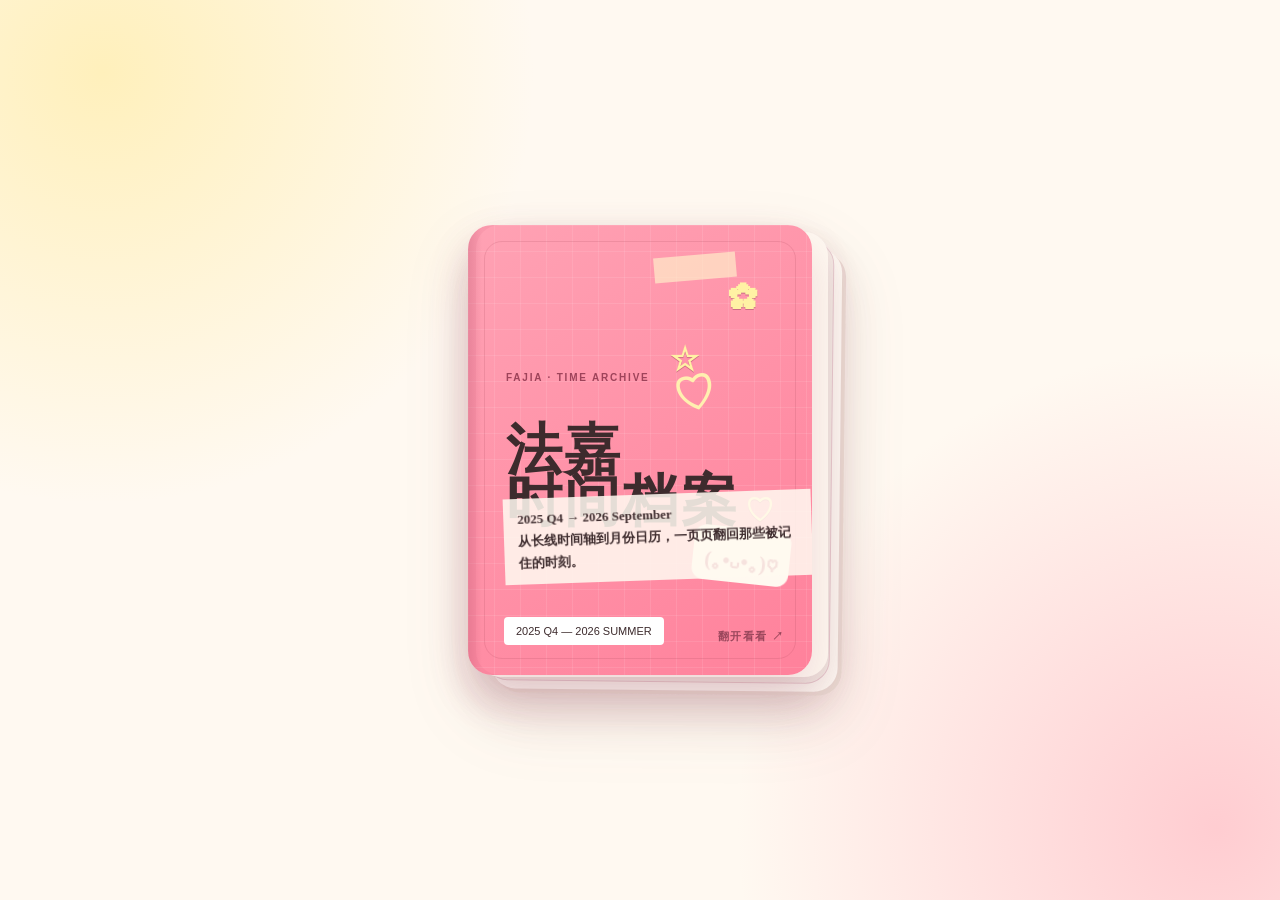
<file: index.html>
<!doctype html>
<html lang="zh-CN">
<head>
  <meta charset="utf-8">
  <meta name="viewport" content="width=device-width,initial-scale=1">
  <meta name="theme-color" content="#fff9f1">
  <title>法嘉时间档案 · 2025 Q4—2026 September</title>
  <link rel="stylesheet" href="prototype_v094.css?v=096">
</head>
<body>
<main>
  <section id="closed" class="closed-stage">
    <button id="openBook" class="cover" aria-label="打开法嘉时间档案">
      <span class="tiny">FAJIA · TIME ARCHIVE</span>
      <h1>法嘉<br>时间档案</h1>
      <span class="heart">♡</span>
      <span class="tape t1"></span><span class="tape t2"></span>
      <span class="doodle d1">✿</span><span class="doodle d2">☆</span><span class="doodle d3">♡</span>
      <span class="chibi">(｡•ᴗ•｡)♡</span>
      <p>2025 Q4 → 2026 September<br>从长线时间轴到月份日历，一页页翻回那些被记住的时刻。</p>
      <small>2025 Q4 — 2026 SUMMER</small>
      <b>翻开看看 ↗</b>
    </button>
    <div class="page-shadow"></div>
  </section>

  <section id="opened" class="opened hidden" aria-live="polite">
    <div class="book">
      <aside class="tabs" aria-label="阅读导航">
        <button data-view="guide" class="active">导览</button>
        <button data-view="timeline">季度时间线</button>
        <button data-view="month">按月总览</button>
        <button data-view="day">事件手账</button>
        <button data-view="public">公开记录</button>
      </aside>

      <section class="page left">
        <div class="paper-grid"></div>

        <div class="spread-view" data-spread="guide">
          <section class="guide-page guide-left">
            <header class="guide-hero">
              <small>FAJIA · TIME ARCHIVE</small>
              <h2>季度看长线，<br>月份看密度。</h2>
              <p>可以从一段长线开始，也可以直接翻到某个月。每个日期再点进去，就是一张具体的手账页。</p>
            </header>
            <div class="guide-section-label">从这里开始</div>
            <div class="guide-period-grid guide-period-grid-left">
              <button class="guide-era timeline" data-guide-quarter="2025-Q4"><b>2025 Q4</b><span>相识 → 剧组 → 杀青</span><em>长线时间轴</em><i>→</i></button>
              <button class="guide-era timeline" data-guide-quarter="2026-Q1"><b>2026 Q1</b><span>杀青后 → 重聚 → 三月</span><em>长线时间轴</em><i>→</i></button>
              <button class="guide-era month-entry" data-guide-month="2026-04"><b>April</b><span>单月事件开始变密</span><em>月份日历</em><i>→</i></button>
              <button class="guide-era month-entry" data-guide-month="2026-05"><b>May</b><span>直播 / 天津 / 音乐节</span><em>月份日历</em><i>→</i></button>
            </div>
            <p class="guide-footnote">不需要从头按顺序读。想看哪一段，就从哪一张卡片翻进去。</p>
            <section class="guide-mobile-extra" aria-label="手机端导览补充">
              <div class="guide-section-label">继续往后翻</div>
              <div class="guide-period-grid guide-period-grid-right guide-mobile-grid">
                <button class="guide-era month-entry" data-guide-month="2026-06"><b>June</b><span>源头事件 / 后续公开</span><em>月份日历</em><i>→</i></button>
                <button class="guide-era month-entry" data-guide-month="2026-07"><b>July</b><span>工作与公开变得更密</span><em>月份日历</em><i>→</i></button>
                <button class="guide-era month-entry" data-guide-month="2026-08"><b>August</b><span>上海 / 直播 / 跨月回声</span><em>月份日历</em><i>→</i></button>
                <button class="guide-era month-entry" data-guide-month="2026-09"><b>September</b><span>澳门见面会 / LEECN双叙</span><em>整理至 09.27</em><i>→</i></button>
              </div>
              <div class="guide-reading-title"><small>HOW TO READ · 怎么看</small><h3>三种阅读方式</h3></div>
              <div class="guide-reading-modes guide-reading-modes-mobile">
                <article><span>01</span><div><b>长线时间轴</b><p>看跨月的发展和阶段变化。</p></div></article>
                <article><span>02</span><div><b>月份日历</b><p>先看哪几天有事，再往下翻具体记录。</p></div></article>
                <article><span>03</span><div><b>事件手账</b><p>点进日期，看照片、文字与公开记录。</p></div></article>
              </div>
            </section>
          </section>
        </div>

        <div class="spread-view hidden" data-spread="timeline">
          <div id="timelineLeft" class="quarter-timeline-page"></div>
        </div>

        <div class="spread-view" data-spread="month">
          <nav class="month-nav" aria-label="月份切换">
            <button id="prevMonth" class="month-arrow" type="button">←</button>
            <div id="monthTabs" class="month-tabs"></div>
            <button id="nextMonth" class="month-arrow" type="button">→</button>
          </nav>

          <header class="month-head">
            <span id="monthNum" class="num">05</span>
            <div>
              <strong id="monthName">May</strong>
              <em id="monthYear">2026</em>
              <p id="monthLead">多月份时间档案正在加载。</p>
            </div>
          </header>

          <section id="mobileMonthReader" class="mobile-month-reader" aria-label="手机端月份阅读目录"></section>

          <div class="month-progress">
            <div><b id="eventCount">0</b><span>已落位时间节点</span></div>
            <div><b id="archiveCount">0</b><span>补充记录</span></div>
            <div><b id="mediaCount">0</b><span>已接入真实素材</span></div>
          </div>

          <div id="monthSpecial" class="month-special"></div>
          <div id="calendar" class="calendar"></div>
          <footer class="legend"><span>● 已进入手账主轴</span><span>○ A 公开档案日期</span><span>↩ 跨月公开回声</span></footer>
          <p id="monthRule" class="rule"></p>
          <button id="chapterTurn" class="chapter-turn hidden" type="button"></button>
          <span id="cornerNote" class="corner-note">May notes ✎</span>
        </div>

        <div class="spread-view hidden" data-spread="day">
          <div id="dayLeft" class="dynamic-day"></div>
        </div>

        <div class="spread-view hidden" data-spread="public">
          <div id="archiveLeft"></div>
        </div>
      </section>

      <div class="gutter"></div>

      <section class="page right">
        <div class="paper-grid"></div>

        <div class="spread-view" data-spread="guide">
          <section class="guide-page guide-right">
            <div class="guide-section-label">继续往后翻</div>
            <div class="guide-period-grid guide-period-grid-right">
              <button class="guide-era month-entry" data-guide-month="2026-06"><b>June</b><span>源头事件 / 后续公开</span><em>月份日历</em><i>→</i></button>
              <button class="guide-era month-entry" data-guide-month="2026-07"><b>July</b><span>工作与公开变得更密</span><em>月份日历</em><i>→</i></button>
              <button class="guide-era month-entry" data-guide-month="2026-08"><b>August</b><span>上海 / 直播 / 跨月回声</span><em>月份日历</em><i>→</i></button>
                <button class="guide-era month-entry" data-guide-month="2026-09"><b>September</b><span>澳门见面会 / LEECN双叙</span><em>整理至 09.27</em><i>→</i></button>
            </div>
            <div class="guide-reading-title"><small>HOW TO READ · 怎么看</small><h3>三种阅读方式</h3></div>
            <div class="guide-reading-modes">
              <article><span>01</span><div><b>长线时间轴</b><p>看跨月的发展和阶段变化。</p></div></article>
              <article><span>02</span><div><b>月份日历</b><p>看一个月里哪些日子发生了什么。</p></div></article>
              <article><span>03</span><div><b>事件手账</b><p>点进日期，看照片、文字与公开记录。</p></div></article>
            </div>
            <aside class="guide-note">时间线不是为了把每一天都塞满，而是把能确认的时刻按真实发生顺序留下来。</aside>
          </section>
        </div>

        <div class="spread-view hidden" data-spread="timeline">
          <div id="timelineRight" class="quarter-timeline-page"></div>
        </div>

        <div class="spread-view" data-spread="month">
          <header class="ribbon">
            <small>MULTI-MONTH ARCHIVE · 多月份时间档案</small>
            <h2 id="monthRightTitle">May + June + July</h2>
          </header>

          <article class="intro-card">
            <span class="crown">♕</span>
            <h3 id="monthIntroTitle">多月份结构正在加载。</h3>
            <p id="monthIntroText">May、June 与 July 会在同一本手账中切换。</p>
            <button id="seeCurrentEvent" type="button">翻到当前选中的手账页 →</button>
          </article>

          <div class="reader-principle">
            <span>阅读方式</span>
            <p>先看日期、故事和照片；想知道时间与来源时，再展开「记录依据」。</p>
          </div>

          <div class="chapter-intro">
            <small>THIS MONTH'S CHAPTERS</small>
            <h3 id="chapterTitle">本月章节</h3>
          </div>
          <div id="chapterRail" class="chapter-rail"></div>
        </div>

        <div class="spread-view hidden" data-spread="day">
          <div id="dayRight" class="dynamic-day"></div>
        </div>

        <div class="spread-view hidden" data-spread="public">
          <div id="archiveRight"></div>
        </div>
      </section>
    </div>
  </section>
</main>
<script>
// V0.9.3 local-file bootstrap. The cover can render with HTML/CSS even when
// the external renderer scripts are delayed/blocked in file:// mode.
(function(){
  const closed=document.getElementById('closed');
  const opened=document.getElementById('opened');
  const btn=document.getElementById('openBook');
  function forceOpen(){
    if(!closed||!opened)return;
    closed.classList.add('opening');
    setTimeout(function(){
      closed.classList.add('hidden');
      opened.classList.remove('hidden');
      opened.classList.add('revealed');
    },520);
  }
  if(btn) btn.addEventListener('click',function(){
    setTimeout(function(){ if(opened && opened.classList.contains('hidden')) forceOpen(); },100);
  });
  const qs=new URLSearchParams(location.search);
  if(qs.get('preview')) setTimeout(function(){ if(opened && opened.classList.contains('hidden')) forceOpen(); },900);
})();
</script>
<script src="data/timeline-master.js"></script>
<script src="prototype_v094.js?v=096"></script>
</body>
</html>
</file>
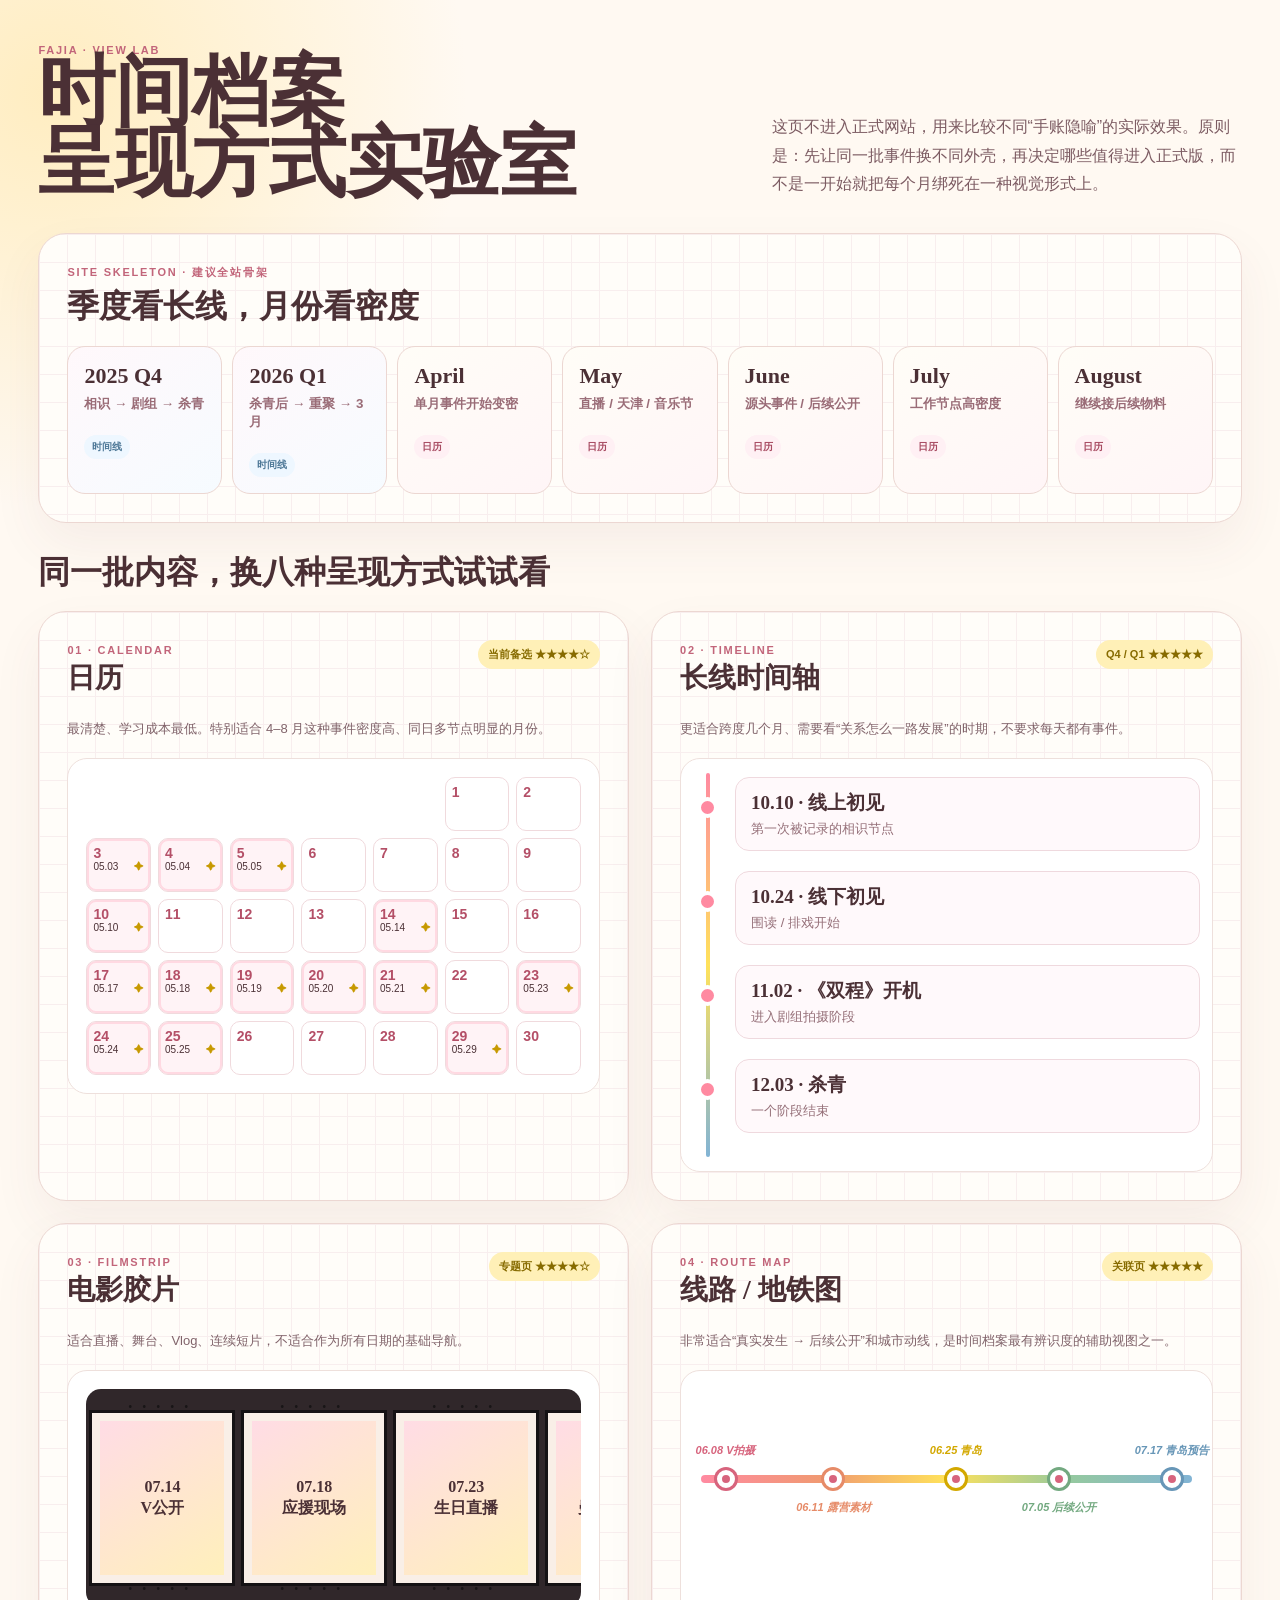
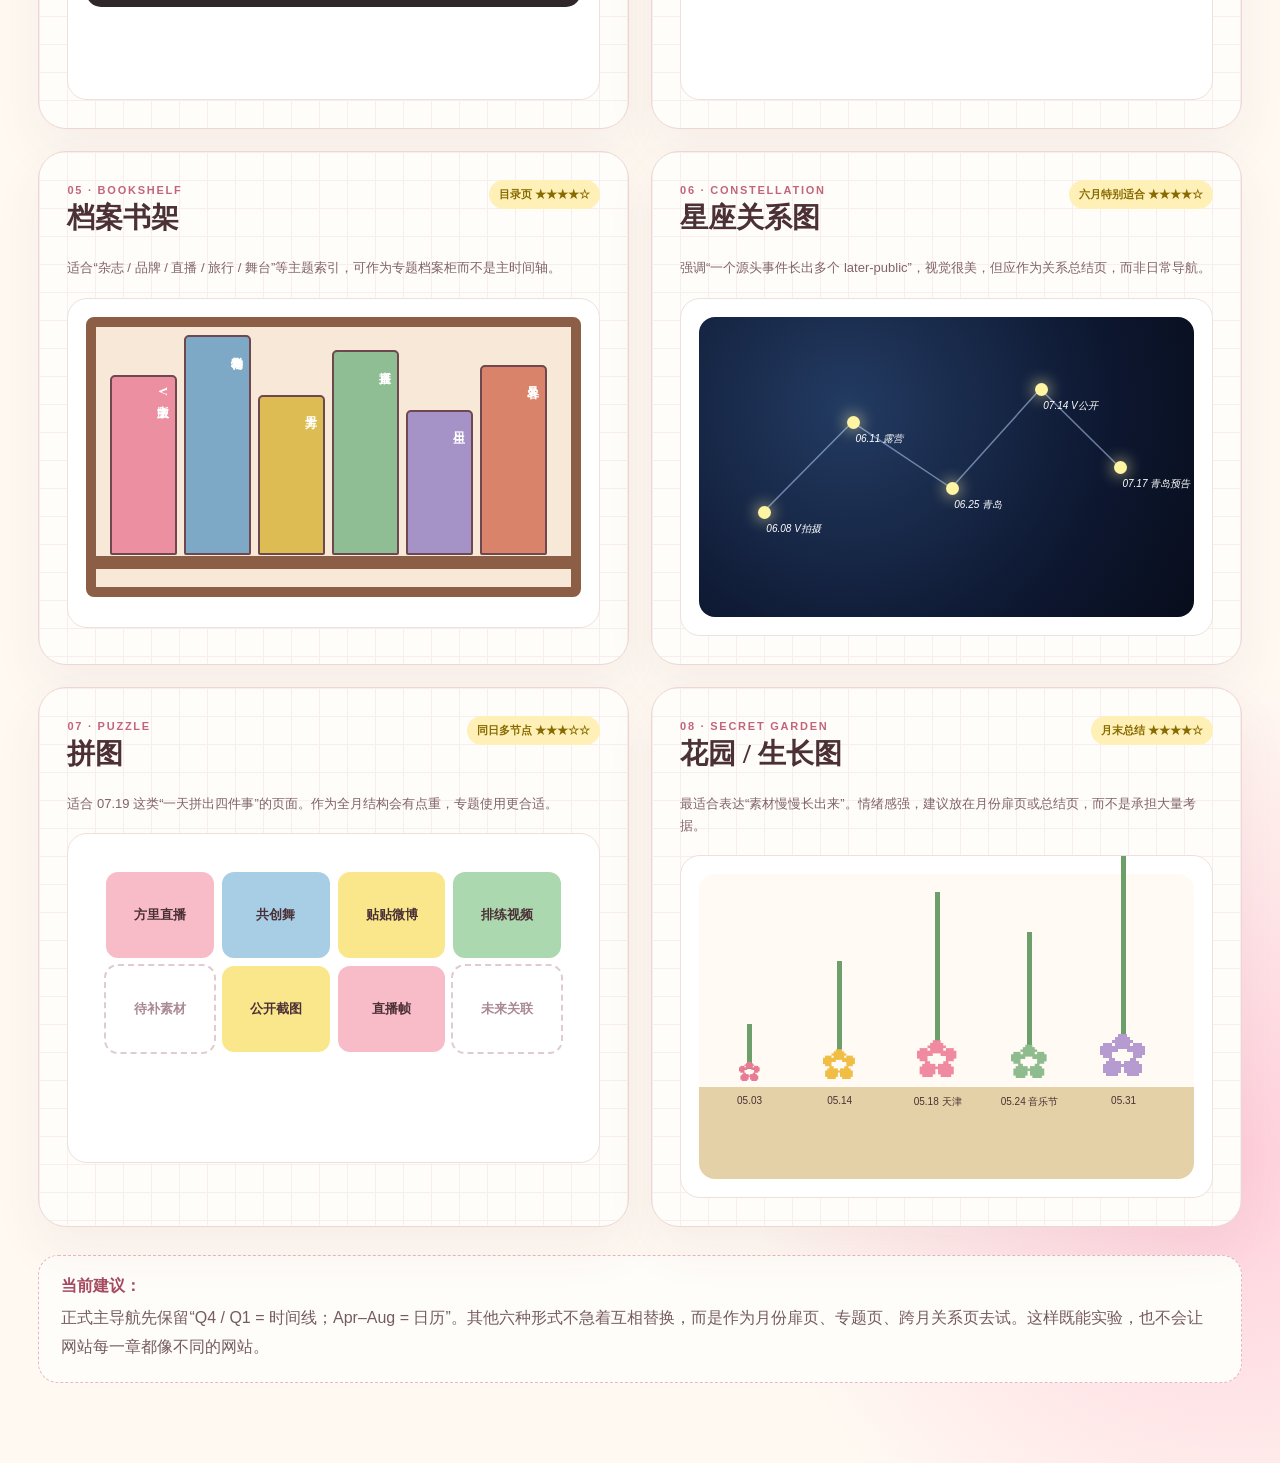
<file: view-lab.html>
<!doctype html>
<html lang="zh-CN">
<head>
<meta charset="utf-8"><meta name="viewport" content="width=device-width,initial-scale=1">
<title>法嘉时间档案 · View Lab</title>
<style>
:root{--ink:#4b3035;--pink:#ff8aa1;--rose:#d7647d;--gold:#ffe25b;--cream:#fffaf1;--paper:#fffdf9;--line:#ecd7d2;--blue:#82b4d5;--green:#95c99f;--purple:#b49bd5;--hand:"STKaiti","KaiTi",serif;--sans:"PingFang SC","Microsoft YaHei",sans-serif}
*{box-sizing:border-box}body{margin:0;color:var(--ink);font-family:var(--sans);background:radial-gradient(circle at 4% 3%,#ffe7a8aa,transparent 26rem),radial-gradient(circle at 96% 90%,#ffbad0aa,transparent 30rem),#fff9f2}.wrap{width:min(1380px,94vw);margin:auto;padding:40px 0 80px}.hero{display:grid;grid-template-columns:1.2fr .8fr;gap:28px;align-items:end;margin-bottom:34px}.hero h1{font:900 clamp(42px,6vw,82px)/.92 var(--hand);margin:0}.hero p{margin:0;color:#7c5b62;line-height:1.8}.paper{position:relative;border:1px solid var(--line);border-radius:28px;background:linear-gradient(#f8eeee 1px,transparent 1px),linear-gradient(90deg,#f8eeee 1px,transparent 1px),var(--paper);background-size:28px 28px;box-shadow:0 22px 50px #6a424b10;padding:28px}.eyebrow{font-size:11px;font-weight:900;letter-spacing:.16em;color:#c2657a}.structure{margin-bottom:30px}.structure h2,.section-title{font:900 32px/1.2 var(--hand);margin:7px 0 20px}.skeleton{display:grid;grid-template-columns:repeat(7,1fr);gap:10px}.era{min-height:122px;border:1px solid var(--line);border-radius:18px;padding:16px;background:#fff}.era.timeline{background:linear-gradient(145deg,#fff8fb,#f6fbff)}.era.calendar{background:linear-gradient(145deg,#fffdf7,#fff5f7)}.era b{display:block;font:900 22px/1.2 var(--hand)}.era small{display:block;margin-top:6px;color:#9a6c77;font-weight:800}.era span{display:inline-block;margin-top:22px;border-radius:999px;padding:5px 8px;background:#fff0f4;color:#a84b62;font-size:10px;font-weight:900}.era.timeline span{background:#eef7ff;color:#4e7897}
.grid{display:grid;grid-template-columns:repeat(2,minmax(0,1fr));gap:22px}.lab{min-height:480px;overflow:hidden}.lab-head{display:flex;justify-content:space-between;gap:12px;align-items:start;margin-bottom:20px}.lab h3{font:900 28px/1.2 var(--hand);margin:3px 0}.score{padding:7px 10px;border-radius:999px;background:#fff0b7;color:#876b00;font-size:11px;font-weight:900}.note{color:#80636a;font-size:13px;line-height:1.7;margin:0 0 18px}.mock{position:relative;min-height:330px;border-radius:20px;background:#fff;border:1px solid #eee0dc;padding:18px;overflow:hidden}
/* calendar */.cal{display:grid;grid-template-columns:repeat(7,1fr);gap:7px}.cal div{min-height:54px;border:1px solid #f0dadd;border-radius:10px;padding:6px;font-size:10px;background:#fff}.cal b{display:block;color:#b44f67;font-size:14px}.cal .hit{background:#fff3f6;box-shadow:inset 0 0 0 2px #ffd9e2}.cal .hit:after{content:"✦";float:right;color:#c79900}
/* timeline */.tl{position:relative;padding:18px 12px 18px 54px}.tl:before{content:"";position:absolute;left:25px;top:14px;bottom:14px;width:4px;background:linear-gradient(var(--pink),var(--gold),var(--blue));border-radius:10px}.tl-row{position:relative;margin:0 0 20px;padding:12px 15px;background:#fff9fb;border:1px solid #efd9de;border-radius:14px}.tl-row:before{content:"";position:absolute;left:-39px;top:19px;width:13px;height:13px;border-radius:50%;background:var(--pink);border:4px solid #fff}.tl-row b{font-family:var(--hand);font-size:19px}.tl-row small{display:block;color:#956f78;margin-top:4px}
/* film */.film{display:flex;gap:12px;overflow:hidden;padding:24px 6px;background:#30272a;border-radius:15px}.frame{flex:0 0 29%;height:170px;background:linear-gradient(145deg,#ffdce5,#fff0bb);border:8px solid #f9efe7;outline:3px solid #151214;display:grid;place-items:center;text-align:center;font:900 16px/1.3 var(--hand);position:relative}.frame:before,.frame:after{content:"•••••";position:absolute;left:4px;right:4px;color:#181516;letter-spacing:8px;font:10px monospace}.frame:before{top:-19px}.frame:after{bottom:-20px}
/* metro */.metro{padding:34px 20px}.line{height:8px;border-radius:10px;background:linear-gradient(90deg,var(--pink),#f09a71,var(--gold),var(--green),var(--blue));position:relative;margin:70px 0}.station{position:absolute;top:50%;transform:translate(-50%,-50%);width:18px;height:18px;border:5px solid #fff;border-radius:50%;background:var(--rose);box-shadow:0 0 0 3px currentColor}.station span{position:absolute;top:25px;left:50%;transform:translateX(-50%);width:90px;text-align:center;font-size:11px;font-weight:800}.station.up span{top:auto;bottom:25px}.s1{left:5%;color:#d7647d}.s2{left:27%;color:#e68b68}.s3{left:52%;color:#d3a800}.s4{left:73%;color:#73a980}.s5{left:96%;color:#6796b7}
/* bookshelf */.shelf{height:280px;border:10px solid #8b5e45;border-radius:8px;background:#f8e8d7;display:flex;align-items:flex-end;gap:7px;padding:18px 14px 32px;position:relative}.shelf:after{content:"";position:absolute;left:-4px;right:-4px;bottom:18px;height:13px;background:#8b5e45}.bookitem{width:15%;height:180px;border-radius:5px 5px 2px 2px;padding:10px 5px;background:#eb8fa1;border:2px solid #6e474f;color:white;writing-mode:vertical-rl;font:800 12px/1.3 var(--hand)}.bookitem:nth-child(2){height:220px;background:#7ea9c6}.bookitem:nth-child(3){height:160px;background:#ddbd53}.bookitem:nth-child(4){height:205px;background:#8fbd94}.bookitem:nth-child(5){height:145px;background:#a593c7}.bookitem:nth-child(6){height:190px;background:#d9836b}
/* constellation */.sky{background:radial-gradient(circle at 30% 30%,#233b62,#0d1730 65%,#080d1b);height:300px;border-radius:16px;position:relative}.star{position:absolute;width:13px;height:13px;border-radius:50%;background:#fff4a2;box-shadow:0 0 16px #fff1a7}.star span{position:absolute;top:16px;left:8px;width:115px;color:#fff;font-size:10px}.sky svg{position:absolute;inset:0;width:100%;height:100%}.sky line{stroke:#b9d5ff88;stroke-width:1.5}.a{left:12%;top:63%}.b{left:30%;top:33%}.c{left:50%;top:55%}.d{left:68%;top:22%}.e{left:84%;top:48%}
/* puzzle */.puzzle{display:grid;grid-template-columns:repeat(4,1fr);gap:4px;padding:18px}.piece{min-height:90px;border-radius:14px;background:#f7bcc8;border:2px solid #fff;display:grid;place-items:center;text-align:center;font:800 13px/1.3 var(--hand)}.piece:nth-child(2n){background:#a8cee5}.piece:nth-child(3n){background:#fae78c}.piece:nth-child(4n){background:#acd8af}.piece.blank{background:#fff;border:2px dashed #e0cbd0;color:#aa8a92}
/* garden */.garden{height:305px;background:linear-gradient(#fffaf3 0 70%,#e4d1a7 70%);position:relative;border-radius:16px}.stem{position:absolute;bottom:85px;width:4px;background:#6c9f69;transform-origin:bottom}.flower{position:absolute;bottom:84px}.flower:before{content:"";display:block;width:5px;height:var(--h);background:#6c9f69;margin:auto}.flower:after{content:"✿";display:block;font-size:var(--s);color:var(--c);transform:translateY(-8px)}.flower span{position:absolute;top:100%;left:50%;transform:translateX(-50%);width:80px;text-align:center;font-size:10px}.f1{left:8%;--h:45px;--s:22px;--c:#e87b94}.f2{left:25%;--h:95px;--s:34px;--c:#f0bd45}.f3{left:44%;--h:155px;--s:42px;--c:#ef8aa0}.f4{left:63%;--h:120px;--s:38px;--c:#8ebc8f}.f5{left:81%;--h:185px;--s:48px;--c:#b69bd1}
.rec{margin-top:28px;padding:20px 22px;border:1px dashed #e7b7c2;border-radius:20px;background:#fffdf9}.rec b{color:#a54a61}.rec p{margin:7px 0 0;line-height:1.8;color:#755b62}
@media(max-width:900px){.hero{grid-template-columns:1fr}.skeleton{grid-template-columns:repeat(2,1fr)}.grid{grid-template-columns:1fr}.lab{min-height:auto}}@media(max-width:520px){.wrap{width:94vw;padding-top:24px}.paper{padding:18px;border-radius:20px}.skeleton{grid-template-columns:1fr 1fr}.mock{min-height:290px}.frame{flex-basis:46%}}
</style>
</head>
<body><div class="wrap">
<header class="hero"><div><span class="eyebrow">FAJIA · VIEW LAB</span><h1>时间档案<br>呈现方式实验室</h1></div><p>这页不进入正式网站，用来比较不同“手账隐喻”的实际效果。原则是：先让同一批事件换不同外壳，再决定哪些值得进入正式版，而不是一开始就把每个月绑死在一种视觉形式上。</p></header>
<section class="paper structure"><span class="eyebrow">SITE SKELETON · 建议全站骨架</span><h2>季度看长线，月份看密度</h2><div class="skeleton"><article class="era timeline"><b>2025 Q4</b><small>相识 → 剧组 → 杀青</small><span>时间线</span></article><article class="era timeline"><b>2026 Q1</b><small>杀青后 → 重聚 → 3月</small><span>时间线</span></article><article class="era calendar"><b>April</b><small>单月事件开始变密</small><span>日历</span></article><article class="era calendar"><b>May</b><small>直播 / 天津 / 音乐节</small><span>日历</span></article><article class="era calendar"><b>June</b><small>源头事件 / 后续公开</small><span>日历</span></article><article class="era calendar"><b>July</b><small>工作节点高密度</small><span>日历</span></article><article class="era calendar"><b>August</b><small>继续接后续物料</small><span>日历</span></article></div></section>
<h2 class="section-title">同一批内容，换八种呈现方式试试看</h2>
<div class="grid">
<section class="paper lab"><div class="lab-head"><div><span class="eyebrow">01 · CALENDAR</span><h3>日历</h3></div><span class="score">当前备选 ★★★★☆</span></div><p class="note">最清楚、学习成本最低。特别适合 4–8 月这种事件密度高、同日多节点明显的月份。</p><div class="mock"><div class="cal">__CAL__</div></div></section>
<section class="paper lab"><div class="lab-head"><div><span class="eyebrow">02 · TIMELINE</span><h3>长线时间轴</h3></div><span class="score">Q4 / Q1 ★★★★★</span></div><p class="note">更适合跨度几个月、需要看“关系怎么一路发展”的时期，不要求每天都有事件。</p><div class="mock tl"><div class="tl-row"><b>10.10 · 线上初见</b><small>第一次被记录的相识节点</small></div><div class="tl-row"><b>10.24 · 线下初见</b><small>围读 / 排戏开始</small></div><div class="tl-row"><b>11.02 · 《双程》开机</b><small>进入剧组拍摄阶段</small></div><div class="tl-row"><b>12.03 · 杀青</b><small>一个阶段结束</small></div></div></section>
<section class="paper lab"><div class="lab-head"><div><span class="eyebrow">03 · FILMSTRIP</span><h3>电影胶片</h3></div><span class="score">专题页 ★★★★☆</span></div><p class="note">适合直播、舞台、Vlog、连续短片，不适合作为所有日期的基础导航。</p><div class="mock"><div class="film"><div class="frame">07.14<br>V公开</div><div class="frame">07.18<br>应援现场</div><div class="frame">07.23<br>生日直播</div><div class="frame">07.25<br>曼谷演唱会</div></div></div></section>
<section class="paper lab"><div class="lab-head"><div><span class="eyebrow">04 · ROUTE MAP</span><h3>线路 / 地铁图</h3></div><span class="score">关联页 ★★★★★</span></div><p class="note">非常适合“真实发生 → 后续公开”和城市动线，是时间档案最有辨识度的辅助视图之一。</p><div class="mock metro"><div class="line"><i class="station s1 up"><span>06.08 V拍摄</span></i><i class="station s2"><span>06.11 露营素材</span></i><i class="station s3 up"><span>06.25 青岛</span></i><i class="station s4"><span>07.05 后续公开</span></i><i class="station s5 up"><span>07.17 青岛预告</span></i></div></div></section>
<section class="paper lab"><div class="lab-head"><div><span class="eyebrow">05 · BOOKSHELF</span><h3>档案书架</h3></div><span class="score">目录页 ★★★★☆</span></div><p class="note">适合“杂志 / 品牌 / 直播 / 旅行 / 舞台”等主题索引，可作为专题档案柜而不是主时间轴。</p><div class="mock"><div class="shelf"><div class="bookitem">V中文版</div><div class="bookitem">青岛物料</div><div class="bookitem">方里</div><div class="bookitem">直播</div><div class="bookitem">生日</div><div class="bookitem">曼谷</div></div></div></section>
<section class="paper lab"><div class="lab-head"><div><span class="eyebrow">06 · CONSTELLATION</span><h3>星座关系图</h3></div><span class="score">六月特别适合 ★★★★☆</span></div><p class="note">强调“一个源头事件长出多个 later-public”，视觉很美，但应作为关系总结页，而非日常导航。</p><div class="mock"><div class="sky"><svg><line x1="13%" y1="65%" x2="31%" y2="35%"/><line x1="31%" y1="35%" x2="51%" y2="57%"/><line x1="51%" y1="57%" x2="69%" y2="24%"/><line x1="69%" y1="24%" x2="85%" y2="50%"/></svg><i class="star a"><span>06.08 V拍摄</span></i><i class="star b"><span>06.11 露营</span></i><i class="star c"><span>06.25 青岛</span></i><i class="star d"><span>07.14 V公开</span></i><i class="star e"><span>07.17 青岛预告</span></i></div></div></section>
<section class="paper lab"><div class="lab-head"><div><span class="eyebrow">07 · PUZZLE</span><h3>拼图</h3></div><span class="score">同日多节点 ★★★☆☆</span></div><p class="note">适合 07.19 这类“一天拼出四件事”的页面。作为全月结构会有点重，专题使用更合适。</p><div class="mock"><div class="puzzle"><div class="piece">方里直播</div><div class="piece">共创舞</div><div class="piece">贴贴微博</div><div class="piece">排练视频</div><div class="piece blank">待补素材</div><div class="piece">公开截图</div><div class="piece">直播帧</div><div class="piece blank">未来关联</div></div></div></section>
<section class="paper lab"><div class="lab-head"><div><span class="eyebrow">08 · SECRET GARDEN</span><h3>花园 / 生长图</h3></div><span class="score">月末总结 ★★★★☆</span></div><p class="note">最适合表达“素材慢慢长出来”。情绪感强，建议放在月份扉页或总结页，而不是承担大量考据。</p><div class="mock"><div class="garden"><div class="flower f1"><span>05.03</span></div><div class="flower f2"><span>05.14</span></div><div class="flower f3"><span>05.18 天津</span></div><div class="flower f4"><span>05.24 音乐节</span></div><div class="flower f5"><span>05.31</span></div></div></div></section>
</div>
<section class="rec"><b>当前建议：</b><p>正式主导航先保留“Q4 / Q1 = 时间线；Apr–Aug = 日历”。其他六种形式不急着互相替换，而是作为月份扉页、专题页、跨月关系页去试。这样既能实验，也不会让网站每一章都像不同的网站。</p></section>
</div>
<script>
const hits={3:'05.03',4:'05.04',5:'05.05',10:'05.10',14:'05.14',17:'05.17',18:'05.18',19:'05.19',20:'05.20',21:'05.21',23:'05.23',24:'05.24',25:'05.25',29:'05.29',31:'05.31'};let out='';for(let i=0;i<35;i++){const d=i-4;if(d<1||d>31){out+='<div style="visibility:hidden"></div>';continue}out+=`<div class="${hits[d]?'hit':''}"><b>${d}</b>${hits[d]||''}</div>`}document.querySelector('.cal').innerHTML=out;
</script></body></html>
</file>
<file: prototype_v094.css>
:root{
  --pink:#FF8AA1;--deep:#c65370;--gold:#FFE25B;--paper:#fffdf8;--ink:#3d2b2d;--muted:#9d727b;--line:#ead7d2;
  --hand:"STKaiti","KaiTi","Kaiti SC",serif;--sans:"PingFang SC","Microsoft YaHei",sans-serif;
}
*{box-sizing:border-box}html,body{margin:0}body{min-height:100vh;background:radial-gradient(circle at 8% 8%,#ffe88d88,transparent 27rem),radial-gradient(circle at 95% 92%,#ff8aa166,transparent 30rem),#fff9f1;color:var(--ink);font-family:var(--sans)}
button{font:inherit;color:inherit}.hidden{display:none!important}main{min-height:100vh;display:grid;place-items:center;padding:24px}
.closed-stage{position:relative;width:clamp(330px,28vw,430px);aspect-ratio:.78;display:grid;place-items:center;perspective:1500px;filter:drop-shadow(0 22px 30px #75424a18)}
.closed-stage:before{content:"";position:absolute;z-index:0;width:96%;height:96%;left:7%;top:4%;border-radius:24px;background:#f7eee8;border:1px solid #e9cdd1;box-shadow:8px 8px 0 #fffaf4,12px 12px 0 #ead9d2,0 26px 58px #75424a20;transform:rotate(.65deg)}
.page-shadow{position:absolute;z-index:1;width:98%;height:97%;left:4.5%;top:2.5%;border-radius:24px;background:linear-gradient(90deg,#f4e9e2 0 2%,#fffaf2 2% 100%);box-shadow:0 18px 42px #7b465026}
.cover{position:relative;z-index:2;width:96%;height:98%;border:0;border-radius:24px;text-align:left;padding:34px 38px;overflow:hidden;cursor:pointer;background:linear-gradient(#ffffff18 1px,transparent 1px),linear-gradient(90deg,#ffffff18 1px,transparent 1px),linear-gradient(145deg,#ffa2b4,#ff819b);background-size:26px 26px,26px 26px,auto;box-shadow:0 20px 48px #a7466230,inset 8px 0 0 #d9627f22;transition:transform .62s cubic-bezier(.22,.72,.18,1),filter .62s ease,opacity .42s ease;transform-origin:3% 50%}
.cover:before{content:"";position:absolute;inset:0 auto 0 0;width:14px;background:linear-gradient(90deg,#a8445f35,transparent)}.cover:after{content:"";position:absolute;inset:16px;border:1px solid #9d405329;border-radius:18px}
.cover .tiny{display:block;font-size:10px;font-weight:900;letter-spacing:.18em;color:#9e435a;margin-bottom:42px}.cover h1{font:900 clamp(48px,4.4vw,66px)/.92 var(--hand);margin:0;letter-spacing:.04em}.cover .heart{position:absolute;left:60%;top:33%;font:900 42px/1 var(--hand);color:#fff0b0;transform:rotate(-12deg)}.cover p{position:absolute;left:36px;bottom:82px;background:#fffaf0dc;padding:10px 14px;font:700 13px/1.7 var(--hand);transform:rotate(-2deg);z-index:2}.cover small{position:absolute;bottom:30px;left:36px;background:#fff;padding:8px 12px;border-radius:4px;font-size:11px}.cover>b{position:absolute;right:28px;bottom:31px;font-size:11px;letter-spacing:.12em;color:#99465b}
.tape{position:absolute;width:82px;height:25px;background:#fff2cbaa;transform:rotate(-5deg)}.t1{top:30px;left:54%}.t2{right:28px;bottom:112px;background:#ffe25baa;transform:rotate(7deg)}.doodle{position:absolute;color:#fff2a4;font:900 29px/1 var(--hand);text-shadow:0 1px #cd6f86}.d1{top:60px;right:54px}.d2{top:120px;right:113px}.d3{right:38px;bottom:150px}.chibi{position:absolute;right:22px;bottom:92px;font:900 21px/1 var(--hand);color:#b84d67;background:#fff9f0;padding:24px 12px 10px;border-radius:12px;transform:rotate(6deg)}
.closed-stage.opening .cover{transform:translateX(-4%) rotateY(-67deg) scale(1.035);filter:brightness(1.03);opacity:.12}.closed-stage.opening .page-shadow,.closed-stage.opening:before{transition:transform .58s ease,opacity .42s ease;transform:scale(1.05);opacity:.2}
.opened{width:min(95vw,1540px);perspective:1800px}.book{position:relative;display:grid;grid-template-columns:1fr 44px 1fr;align-items:stretch;opacity:0;transform:translateY(12px) scale(.9) rotateX(3deg);transform-origin:50% 50%}.opened.revealed .book{animation:bookReveal .72s cubic-bezier(.18,.76,.16,1) forwards}@keyframes bookReveal{0%{opacity:0;transform:translateY(16px) scale(.88) rotateX(4deg)}55%{opacity:1;transform:translateY(0) scale(1.01) rotateX(0)}100%{opacity:1;transform:translateY(0) scale(1) rotateX(0)}}
.page{position:relative;min-height:840px;padding:42px 34px 48px;border:1px solid #ebd8d1;background:linear-gradient(180deg,#fffefc,#fffaf4 55%,#fffaf8);box-shadow:0 18px 45px #71414b12;overflow:hidden}.left{border-radius:22px 0 0 22px}.right{border-radius:0 22px 22px 0}.gutter{position:relative;background:linear-gradient(90deg,#d8c4bc,#f1e2dc 25%,#cbb0a8 48%,#f7eee8 72%,#d3c1ba);border-block:1px solid #e8d7d1;box-shadow:inset 0 0 24px #7d5a551e}.gutter:before,.gutter:after{content:"";position:absolute;top:0;bottom:0;width:2px;background:#f9f0ea}.gutter:before{left:10px}.gutter:after{right:10px}
.paper-grid{position:absolute;inset:0;pointer-events:none;background:linear-gradient(transparent 31px,#f9eff2 32px),linear-gradient(90deg,transparent 31px,#faf2ea 32px);background-size:32px 32px;opacity:.42}
.tabs{position:absolute;right:-22px;top:70px;display:flex;flex-direction:column;gap:12px;z-index:10}.tabs button{writing-mode:vertical-rl;border:1px solid #e9b9c4;border-radius:16px;background:#fff9fb;padding:12px 9px;font-weight:800;color:#a04a5f;cursor:pointer;box-shadow:0 8px 16px #79475114}.tabs button.active{background:linear-gradient(180deg,#ffdce5,#fff0b6);color:#8e364e}
.month-head{display:flex;gap:16px;align-items:flex-start}.month-head .num{font:900 86px/.9 Georgia,serif;color:#e16f88;opacity:.9}.month-head strong{display:block;font:900 42px/1 var(--hand)}.month-head em{display:block;margin-top:5px;font:800 14px/1 Georgia,serif;color:#ae6a7b;letter-spacing:.16em;font-style:normal}.month-head p{margin:14px 0 0;line-height:1.7;color:#7b5860}.corner-note{position:absolute;right:34px;bottom:30px;font:900 20px/1 var(--hand);color:#d28a9a;transform:rotate(-7deg)}.legend{display:flex;gap:18px;flex-wrap:wrap;margin-top:18px;font-size:11px;font-weight:800;color:#8c6470}.rule{margin:13px 0 0;line-height:1.7;color:#7a5a62}
.calendar{display:grid;grid-template-columns:repeat(7,1fr);gap:10px;margin-top:24px}.weekday{font-size:11px;font-weight:900;letter-spacing:.1em;color:#ba7385;padding-inline:4px}.day{min-height:94px;border:1px solid #ecd9d2;border-radius:16px;padding:10px 10px 12px;background:#fff;text-align:left;cursor:pointer;position:relative;box-shadow:0 6px 12px #71414b0b}.day.blank{visibility:hidden;pointer-events:none}.day time{display:block;font:900 22px/1 Georgia,serif;color:#cc667e}.day label{display:block;margin-top:8px;font-size:12px;line-height:1.4;color:#6f4f57}.day .mark{display:inline-block;margin-top:7px;padding:3px 7px;border-radius:999px;font-size:9px;font-weight:900;letter-spacing:.08em}.day.has-p0{background:linear-gradient(180deg,#fffefb,#fff7fa)}.day.has-template::after{content:"✦";position:absolute;right:10px;top:8px;color:#be8f00;font-size:15px}.mark.p0{background:#ffd9e1;color:#9d4157}.day.range{border-color:#efb5c4;box-shadow:0 0 0 2px #ffe4eb inset}
.ribbon small,.archive-head small,.chapter-intro small{display:block;font-size:10px;font-weight:900;color:#c57385;letter-spacing:.14em}.ribbon h2,.archive-head h2{font:900 29px/1.25 var(--hand);margin:5px 0}.intro-card{position:relative;margin-top:24px;padding:30px;border:1px dashed #e6b8c3;border-radius:18px;background:linear-gradient(145deg,#fff8fb,#fffdf2);box-shadow:0 10px 25px #71414b0d}.intro-card h3{font:900 29px/1.25 var(--hand);margin:0 0 13px}.intro-card p{line-height:1.8;color:#77565d}.intro-card button,.nav-btn,.back-btn{border:1px solid #ebb6c2;background:white;border-radius:999px;padding:10px 15px;color:#9f465b;font-weight:800;cursor:pointer}.crown{position:absolute;right:24px;top:17px;color:#b78900;font-size:30px}
.chapter-intro{margin:24px 0 10px}.chapter-intro h3{font:900 28px/1.3 var(--hand);margin:6px 0 0}.chapter-rail{display:grid;gap:14px}.chapter-card{position:relative;border:1px solid #ead7d2;border-radius:18px;background:linear-gradient(145deg,#fffdfa,#fff7f1);padding:18px 18px 18px 112px;min-height:124px;cursor:pointer;box-shadow:0 10px 20px #71414b0b}.chapter-card.active{border-color:#efadc0;box-shadow:0 0 0 2px #ffe1e8 inset,0 12px 22px #71414b10}.chapter-badge{position:absolute;left:16px;top:16px;display:grid;place-items:center;width:78px;height:88px;border-radius:18px;background:linear-gradient(145deg,#ffc8d7,#fff0b8);box-shadow:6px 6px 0 #fff7df}.chapter-badge b{display:block;font:900 30px/1 Georgia,serif;color:#a23d57}.chapter-badge small{display:block;font-size:10px;letter-spacing:.12em;color:#8c5a68}.chapter-card h4{margin:0;font:900 24px/1.2 var(--hand)}.chapter-card p{margin:8px 0;color:#70545b;line-height:1.7;font-size:13px}.chapter-meta{display:flex;gap:8px;flex-wrap:wrap}.chapter-meta span{display:inline-block;padding:4px 8px;border-radius:999px;background:#fff5f8;color:#9d5366;font-size:10px;font-weight:900;letter-spacing:.04em}.chapter-card .view-arrow{position:absolute;right:15px;bottom:13px;color:#b05a6f;font-size:12px;font-weight:900}
.day-layout{display:grid;gap:18px}.back-row{display:flex;justify-content:space-between;align-items:center;gap:10px;flex-wrap:wrap}.chapter-pill{padding:7px 12px;border-radius:999px;background:#fff2f5;color:#b04c67;font-weight:900;font-size:11px;letter-spacing:.08em}.chapter-stamp{display:flex;align-items:center;gap:12px}.chapter-stamp span{display:inline-block;padding:6px 10px;border-radius:999px;background:#fff0f3;color:#c15773;font-size:10px;font-weight:900;letter-spacing:.12em}.chapter-stamp b{font:900 26px/1 var(--hand)}.event-date{display:flex;align-items:flex-end;gap:12px}.event-date b{font:900 92px/.82 Georgia,serif;color:#da6981}.event-date span{font:900 24px/1.05 var(--hand)}.event-date i{font-size:14px;color:#a4757e;font-style:normal}.hand-title small,.later-title small{display:block;font-size:10px;font-weight:900;color:#c57385;letter-spacing:.14em}.hand-title h2,.later-title h2{font:900 34px/1.2 var(--hand);margin:6px 0 10px}.hand-title p,.later-title p{color:#73535c;line-height:1.8;margin:0}
.polaroid{position:relative;background:#fff;padding:14px 14px 18px;border:1px solid #eddad5;border-radius:4px;box-shadow:0 15px 24px #71414b12,8px 8px 0 #fff4ef;transform:rotate(-2deg)}.photo-tape{position:absolute;left:50%;top:-12px;transform:translateX(-50%) rotate(-4deg);width:86px;height:26px;background:#fff2cbaa;border-radius:4px}.polaroid img{display:block;width:100%;height:270px;object-fit:cover;border-radius:3px;background:#f4ede8}.polaroid figcaption{text-align:center;font:800 13px/1.6 var(--hand);padding-top:10px;color:#7f5e67}.fake-photo{display:grid;place-items:center;min-height:270px;border-radius:3px;background:radial-gradient(circle at 20% 20%,#ffe25b55,transparent 35%),linear-gradient(145deg,#f8dfe6,#fff6e0);color:#b45c72;text-align:center;padding:20px}.fake-photo b{display:block;font:900 34px/1 var(--hand)}.fake-photo span{display:block;margin-top:10px;font-weight:800;color:#8c6872}
.memo{padding:14px 16px;border-radius:16px;border:1px solid #edd8d0;font-size:13px;line-height:1.7;background:#fff}.memo b{display:block;margin-bottom:4px;color:#9e4d61}.memo-pink{background:#fff5f7}.memo-yellow{background:#fff9dc}.memo-blue{background:#f6fbff}.mini-timeline{display:grid;gap:12px}.mini-timeline>div{position:relative;padding:14px 14px 14px 88px;border:1px solid #ecd8d2;border-radius:15px;background:#fff}.mini-timeline time{position:absolute;left:16px;top:15px;font:900 18px/1 Georgia,serif;color:#d96a82}.mini-timeline p{margin:0;color:#73545c;line-height:1.7;font-size:13px}.mini-timeline .soft{background:#fffbe7}.mini-timeline .soft span{position:absolute;right:14px;top:12px;padding:4px 7px;border-radius:999px;background:#fff0a3;color:#7b6200;font-size:9px;font-weight:900}.scribble,.stamp-round{font:900 22px/1 var(--hand);color:#cd7589;transform:rotate(-4deg)}.event-links{display:flex;gap:10px;flex-wrap:wrap}
.thread{position:relative;height:80px;margin:10px 0 6px 36px}.thread:before{content:"";position:absolute;left:6px;top:0;bottom:0;width:3px;border-radius:999px;background:linear-gradient(180deg,#ffb8c8,#ffe25b)}.thread i{position:absolute;left:0;width:14px;height:14px;border-radius:50%;background:#e96d88;border:3px solid #fff}.thread i:nth-child(1){top:4px}.thread i:nth-child(2){top:31px}.thread i:nth-child(3){top:58px}
.evidence-card{position:relative;margin-bottom:16px;padding:18px 18px 16px 22px;border:1px solid #ecd8d2;border-radius:18px;background:#fff;box-shadow:0 10px 18px #71414b0a}.evidence-card .pin{position:absolute;left:-6px;top:18px;color:#e76884;font-size:18px}.e-date b{display:block;font:900 26px/1 Georgia,serif;color:#d96882}.e-date small{display:block;margin-top:4px;color:#ba7284;font-size:10px;font-weight:900;letter-spacing:.1em}.faux-video,.postcard-art{margin:14px 0;border-radius:14px;border:1px dashed #ebcfd5;min-height:104px;display:grid;place-items:center;background:linear-gradient(145deg,#fff5f8,#fffbe9);text-align:center;color:#b36076;padding:18px}.faux-video span{font-size:34px}.faux-video small{display:block;margin-top:8px;font-weight:900;letter-spacing:.14em}.postcard-art span{display:block;font:900 30px/1 var(--hand)}.postcard-art i{font-style:normal;margin-top:8px;color:#8e6670}.postcard-art em{font-style:normal;font-size:28px;color:#f0b042}.evidence-card h3{margin:0 0 8px;font:900 24px/1.2 var(--hand)}.evidence-card p{margin:0;color:#74555d;line-height:1.75;font-size:13px}.evidence-card footer{display:flex;justify-content:space-between;align-items:center;gap:8px;flex-wrap:wrap;margin-top:12px}.evidence-card footer b{display:inline-block;padding:5px 8px;border-radius:999px;background:#fff3b5;color:#796200;font-size:10px;letter-spacing:.04em}.evidence-card footer a{text-decoration:none;color:#a24c61;font-weight:800;font-size:12px}
.logic-note{display:flex;gap:12px;align-items:flex-start;padding:14px 16px;border:1px dashed #e7c4cb;border-radius:16px;background:#fff8f2;color:#7b5c64;line-height:1.75}.logic-note span{font-size:22px}.logic-note p{margin:0}.stamp-round{display:inline-grid;place-items:center;width:98px;height:98px;border:2px dashed #de8ca0;border-radius:50%;margin-top:4px}.no-evidence{padding:20px;border:1px dashed #e5cad0;border-radius:16px;background:#fffaf8;color:#7a5b63;line-height:1.8}.no-evidence b{display:block;font:900 24px/1.2 var(--hand);margin-bottom:6px}.under-review{padding:18px;border-left:4px solid #ffd95a;background:#fffced;border-radius:10px;color:#7b6744;line-height:1.75}
.archive-envelope{position:relative;margin-top:22px;padding:26px;border:1px dashed #e8b9c5;border-radius:18px;background:#fff8ee;line-height:1.8}.archive-envelope .seal{position:absolute;right:22px;top:10px;font-size:35px;color:#d2677d}.archive-label{margin-top:16px;padding:14px 16px;background:#fffdf8;border:1px solid #ecd9d2;border-radius:14px;line-height:1.75;color:#785962}.archive-stack{display:grid;gap:14px;margin-top:20px}.archive-card{position:relative;padding:16px 16px 16px 92px;border:1px solid #ecd8d2;border-radius:16px;background:#fff}.archive-card time{position:absolute;left:16px;top:16px;font:900 18px/1 Georgia,serif;color:#d76a83}.archive-card .platform{display:inline-block;padding:4px 7px;border-radius:999px;background:#fff3f6;color:#b1566d;font-size:9px;font-weight:900;letter-spacing:.08em}.archive-card h4{margin:8px 0 6px;font:900 21px/1.2 var(--hand)}.archive-card p{margin:0;color:#775760;line-height:1.75;font-size:13px}.archive-rule{margin-top:16px;padding:14px 16px;border-radius:14px;background:#fffbe5;border:1px solid #f0df8b;color:#76643e;line-height:1.75}.note-list{display:grid;gap:12px;margin-top:20px}.note-list article{padding:16px;border:1px dashed #ebccd3;border-radius:16px;background:#fffaf7;color:#775860;line-height:1.75}.note-list b{display:block;font:900 22px/1.2 var(--hand);margin-bottom:6px}
@media (max-width:1050px){main{padding:10px}.closed-stage{width:min(86vw,620px);min-width:0}.book{grid-template-columns:1fr}.gutter{display:none}.left,.right{border-radius:22px;min-height:unset}.right{margin-top:12px}.tabs{position:fixed;right:6px;bottom:12px;top:auto;flex-direction:row}.tabs button{writing-mode:horizontal-tb;width:auto;border-radius:999px;padding:9px 11px}}
@media (max-width:650px){.closed-stage{width:92vw;aspect-ratio:.75}.cover{padding:32px 27px}.cover h1{font-size:58px}.chibi{right:16px;bottom:95px;font-size:20px}.cover p{left:25px;bottom:86px;font-size:12px}.cover small{left:25px}.page{padding:30px 18px 54px}.calendar{overflow-x:auto;grid-template-columns:repeat(7,minmax(96px,1fr))}.weekday{display:none}.month-head .num{font-size:68px}.month-head strong{font-size:34px}.chapter-card{padding-left:18px}.chapter-badge{position:static;width:88px;height:52px;margin-bottom:12px}.event-date b{font-size:72px}.hand-title h2,.later-title h2{font-size:29px}.polaroid img,.fake-photo{height:210px;min-height:210px}.mini-timeline>div{padding-left:14px}.mini-timeline time{position:static;display:block;margin-bottom:8px}.archive-card{padding-left:16px}.archive-card time{position:static;display:block;margin-bottom:8px}}

/* V0.7.5 additions */
.mode-legend{display:grid;grid-template-columns:repeat(2,minmax(0,1fr));gap:12px;margin:22px 0 8px}
.mode-legend article{padding:14px 15px;border:1px dashed #e7c4cb;border-radius:16px;background:#fffaf7;line-height:1.65;color:#76565e}
.mode-legend b{display:block;font:900 20px/1.2 var(--hand);margin-bottom:5px;color:#a14c61}
.mode-summary{padding:14px 16px;border-radius:16px;border:1px dashed #e7c4cb;background:#fff9f4;line-height:1.75;color:#775860}
.mode-summary b{display:block;font:900 22px/1.2 var(--hand);margin-bottom:6px;color:#9f4d61}
.mode-summary em{font-style:normal;display:inline-block;margin-top:7px;padding:4px 9px;border-radius:999px;background:#fff0f3;color:#b0536a;font-size:10px;font-weight:900;letter-spacing:.08em}
.chapter-meta .mode-pill{background:#fff1c8;color:#816600}
.archive-kinds{display:grid;gap:12px;margin-top:18px}
.archive-kinds article{padding:14px 16px;border:1px dashed #e7c4cb;border-radius:16px;background:#fffaf7;color:#775860;line-height:1.75}
.archive-kinds b{display:block;font:900 20px/1.2 var(--hand);margin-bottom:6px;color:#9e4d61}
@media (max-width:650px){.mode-legend{grid-template-columns:1fr}}

/* V0.7.6 additions */
.month-progress{display:grid;grid-template-columns:repeat(3,minmax(0,1fr));gap:12px;margin:18px 0 8px}
.month-progress div{padding:14px 12px;border:1px dashed #e8c7ce;border-radius:16px;background:#fffaf7;text-align:center;color:#7a5a62}
.month-progress b{display:block;font:900 28px/1 Georgia,serif;color:#c75d79}
.month-progress span{display:block;margin-top:5px;font-size:12px;line-height:1.4}
.day.archive-only{background:linear-gradient(180deg,#fffdf7,#f7fbff);border-style:dashed}
.day.archive-only time{color:#6f8dab}
.day.archive-only .mark.archive{background:#eef6ff;color:#5a7a9a}

.day .event-dot{display:inline-block;width:8px;height:8px;border-radius:50%;margin-top:8px;background:#d77a90}
.day .event-dot.node-real_event{background:#dc748c}
.day .event-dot.node-public_post{background:#d5a83d}
.day .event-dot.node-public_interaction{background:#7198b7}
.day .event-dot.node-public_clue{background:#8e8e8e}
.day .archive-chip{display:inline-block;margin-top:7px;padding:3px 7px;border-radius:999px;background:#eef6ff;color:#5a7a9a;font-size:9px;font-weight:800}

.gallery-strip{display:grid;grid-template-columns:repeat(2,minmax(0,1fr));gap:12px}
.gallery-photo{position:relative;background:#fff;padding:10px 10px 14px;border:1px solid #eddad5;border-radius:4px;box-shadow:0 8px 16px #71414b0d}
.gallery-photo img{display:block;width:100%;height:170px;object-fit:cover;border-radius:3px}
.gallery-photo figcaption{text-align:center;font:800 12px/1.5 var(--hand);padding-top:8px;color:#7f5e67}
.gallery-photo:nth-child(1){transform:rotate(-2deg)}
.gallery-photo:nth-child(2){transform:rotate(2deg)}
.quick-jump{display:flex;gap:10px;flex-wrap:wrap}
.quick-jump button{border:1px solid #e9c1c9;background:#fff9fb;color:#a14d61;border-radius:999px;padding:8px 12px;font-weight:800;font-size:12px;cursor:pointer}
@media (max-width:650px){.month-progress{grid-template-columns:1fr}.gallery-strip{grid-template-columns:1fr}}

/* V0.7.8 node types */
.node-pill{display:inline-flex;align-items:center;gap:6px;padding:7px 12px;border-radius:999px;background:#fff6f8;border:1px solid #efc8d0;color:#b75d74;font-size:12px;font-weight:900;letter-spacing:.08em;text-transform:uppercase}
.node-pill small{font-size:11px;letter-spacing:0;color:#8b6a72;text-transform:none;font-weight:700}
.chapter-meta{display:flex;flex-wrap:wrap;gap:6px}
.chapter-meta .node-mini{background:#f7f1ea;color:#8a6b61;border:1px solid #ead6ca;border-radius:999px;padding:4px 8px;font-size:11px;font-weight:800}
.time-anchors{display:grid;gap:10px;margin:16px 0 10px}
.time-anchor{display:flex;justify-content:space-between;gap:12px;padding:12px 14px;border-radius:16px;border:1px dashed #ebcfd3;background:#fffdfb}
.time-anchor .ta-label{font-weight:900;color:#a14d61}
.time-anchor .ta-value{font-weight:800;color:#59444b;text-align:right}
.time-anchor .ta-note{display:block;font-size:12px;color:#8d757b;font-weight:600;margin-top:4px}
.time-anchor.tone-pink{background:#fff8fa}
.time-anchor.tone-blue{background:#f8fbff}
.time-anchor.tone-yellow{background:#fffdf6}
.source-card{margin:14px 0 18px;padding:16px;border:1px dashed #e5ccd1;border-radius:18px;background:#fffaf7}
.source-card h4{margin:0 0 10px;font-size:16px;color:#714b54}
.source-grid{display:grid;grid-template-columns:1fr 1fr;gap:10px}
.source-item{padding:10px 12px;border-radius:14px;background:#fff;border:1px solid #efe3df}
.source-item b{display:block;font-size:12px;color:#b5657b;margin-bottom:4px;letter-spacing:.06em;text-transform:uppercase}
.source-item span{font-size:13px;line-height:1.5;color:#57454b}
.context-box{margin-top:18px;padding:18px;border-radius:22px;border:1px solid #ead7d3;background:linear-gradient(180deg,#fffdfb,#fff8f7)}
.context-box .context-head small{font-weight:900;color:#ba6d7d;letter-spacing:.12em}
.context-box .context-head h3{margin:6px 0 8px;color:#4f3338;font-size:22px}
.context-box .context-head p{margin:0 0 12px;color:#6f5a61;line-height:1.8}
.context-note{padding:12px 14px;border-radius:16px;background:#fff;border:1px dashed #ead2d6;color:#654d54;font-size:13px;line-height:1.7;margin-top:12px}
@media (max-width:650px){.source-grid{grid-template-columns:1fr}.time-anchor{flex-direction:column}.time-anchor .ta-value{text-align:left}}

/* V0.7.9 same-day multi-node support */
.multi-day{display:block;padding:10px 8px 9px;cursor:default;min-height:112px}
.multi-day time{display:inline-block}
.multi-count{float:right;font-size:9px;font-weight:900;color:#aa7080;text-transform:uppercase;letter-spacing:.06em;margin-top:2px}
.node-stack{display:grid;gap:5px;margin-top:7px}
.mini-node{display:flex;align-items:center;gap:5px;width:100%;border:1px solid #ead7d2;border-radius:9px;background:#fff;padding:5px 6px;text-align:left;font-size:9px;font-weight:800;color:#6d5058;cursor:pointer;line-height:1.2}
.mini-node b{display:grid;place-items:center;flex:0 0 18px;height:18px;border-radius:50%;font:900 9px/1 Georgia,serif;background:#fff0f3;color:#a84d65}
.mini-node.node-real_event{background:#fff9f7}
.mini-node.node-public_post{background:#fffdf3}
.mini-node.node-public_interaction{background:#f8fbff}
.same-day-box{padding:12px 14px;border:1px dashed #e3c8ce;border-radius:16px;background:#fffaf8}
.same-day-box small{display:block;font-size:10px;font-weight:900;letter-spacing:.12em;color:#bb6e80;margin-bottom:8px}
.same-day-box>div{display:flex;gap:8px;flex-wrap:wrap}
.same-day-box button{border:1px solid #e6c6ce;background:#fff;border-radius:999px;padding:7px 10px;color:#9b4d62;font-weight:800;font-size:11px;cursor:pointer}
@media (max-width:650px){.multi-day{min-height:126px}.mini-node{font-size:10px}}

/* V0.8.0 multi-month framework */
.month-nav{display:flex;align-items:center;justify-content:space-between;gap:12px;margin-bottom:18px;position:relative;z-index:2}
.month-arrow{border:1px solid #ecc5cd;background:#fffafc;color:#a95268;border-radius:999px;padding:8px 13px;font-size:11px;font-weight:900;letter-spacing:.08em;cursor:pointer}
.month-arrow:disabled{opacity:.28;cursor:default}
.month-tabs{display:flex;gap:8px;flex-wrap:wrap;justify-content:center}
.month-tab{border:1px solid #ead7d2;background:#fffdf9;color:#8d6670;border-radius:999px;padding:8px 13px;font-size:12px;font-weight:900;cursor:pointer}
.month-tab.active{background:linear-gradient(135deg,#ffd9e4,#fff0b4);border-color:#ecb6c4;color:#963f56;box-shadow:0 5px 12px #8d53600e}
.chapter-turn{display:block;margin:24px auto 0;border:1px dashed #e5b7c2;background:linear-gradient(135deg,#fff8fb,#fffbed);border-radius:20px;padding:15px 22px;color:#a14c62;font:900 18px/1.35 var(--hand);cursor:pointer;box-shadow:0 10px 20px #74424b0b}
.month-special{display:grid;gap:12px;margin:20px 0 10px}
.special-card{padding:15px 16px;border:1px dashed #e7c8cf;border-radius:17px;background:#fffaf7;color:#72575e;line-height:1.7}
.special-card b{display:block;font:900 20px/1.2 var(--hand);color:#9f4e63;margin-bottom:5px}
.special-card.echo{background:#f8fbff;border-color:#cfdcea}
.special-card.inferred{background:#fffbed;border-color:#e8d790}
.day .echo-badge{position:absolute;right:8px;bottom:8px;border-radius:999px;background:#edf6ff;color:#597895;padding:3px 6px;font-size:9px;font-weight:900}
.day .status-badge{position:absolute;right:8px;top:8px;border-radius:999px;background:#fff1bf;color:#7e6500;padding:3px 6px;font-size:9px;font-weight:900}
.day.multi-day .echo-badge{position:static;display:inline-block;margin-top:5px}
.node-public_clue{background:#f6fbff!important;border-color:#bcd0e0!important;color:#5c7890!important}
.node-route_context{background:#fffbe8!important;border-color:#e8db9c!important;color:#7a6a28!important}
.mark.clue{background:#edf6ff;color:#5c7790}
.mark.route{background:#fff3b0;color:#7a6500}
.status-line{display:flex;gap:7px;flex-wrap:wrap;margin-top:8px}
.status-line span{display:inline-block;border-radius:999px;padding:4px 8px;font-size:10px;font-weight:900;letter-spacing:.06em;background:#fff5f7;color:#a34f65}
.status-line .inferred{background:#fff3b9;color:#796200}
.status-line .draft{background:#eef6ff;color:#58768e}
.status-line .confirmed{background:#eef9f0;color:#4d7355}
.cross-month-box{padding:16px 17px;border-radius:18px;background:#f7fbff;border:1px dashed #c8dae8;color:#5e6670;line-height:1.75}
.cross-month-box b{display:block;color:#56758e;font:900 19px/1.2 var(--hand);margin-bottom:6px}
.cross-month-box button{margin-top:10px;border:1px solid #cadce8;background:white;color:#55748c;border-radius:999px;padding:7px 11px;font-weight:800;cursor:pointer}
@media (max-width:650px){.month-nav{align-items:flex-start}.month-tabs{flex:1}.month-arrow{padding:7px 9px}.chapter-turn{font-size:16px;width:100%}}

/* V0.8.1 relation clarification */
.cross-month-box.day-echo{background:#f7fbff;border-color:#c7dcea}
.cross-month-box.day-echo b{color:#4f7896}
.future-relation-box{padding:16px 17px;border-radius:18px;background:linear-gradient(135deg,#fff9e9,#fff7fb);border:1px dashed #e7c97c;color:#6d5a45;line-height:1.75}
.future-relation-box b{display:block;color:#9a6b35;font:900 19px/1.25 var(--hand);margin-bottom:6px}
.future-relation-box span{display:block}

/* ============================================================
   V0.8.3 · READING MODE
   Keep the archive model underneath; show the story first.
   ============================================================ */
.reader-principle{margin:20px 0;padding:17px 18px;border:1px dashed #e6c2cb;border-radius:18px;background:linear-gradient(135deg,#fffafb,#fffdf4)}
.reader-principle span{display:block;color:#bd6d80;font-size:10px;font-weight:900;letter-spacing:.16em}
.reader-principle p{margin:7px 0 0;color:#765a61;line-height:1.75}
.reader-special small{display:block;margin-bottom:6px;color:#c17385;font-size:10px;font-weight:900;letter-spacing:.14em}.reader-special b{font-size:24px}.reader-special span{display:block;margin-top:7px}
.reader-card .reader-kind{display:inline-block;margin-bottom:5px;color:#b96b7d;font-size:10px;font-weight:900;letter-spacing:.12em}.reader-card p{padding-right:70px}

.reader-page,.reader-archive-page{position:relative;z-index:1;display:grid;gap:18px}
.reader-top{display:flex;align-items:center;justify-content:space-between;gap:12px}.reader-top>span{padding:7px 12px;border-radius:999px;background:#fff3f6;color:#aa586d;font-size:11px;font-weight:900}
.reader-header{display:grid;grid-template-columns:145px 1fr;align-items:end;gap:20px;border-bottom:1px solid #f0dfe0;padding-bottom:18px}
.reader-date b{display:block;font:900 88px/.82 Georgia,serif;color:#df718a}.reader-date small{display:block;margin-top:8px;color:#9d6a77;font-size:11px;font-weight:900;letter-spacing:.12em}
.reader-header>div:last-child>small{display:block;color:#c47487;font-size:10px;font-weight:900;letter-spacing:.13em}.reader-header h1{margin:6px 0 0;font:900 38px/1.18 var(--hand)}
.reader-story{margin:0;font:700 18px/1.9 var(--hand);color:#64494f}
.reader-note{position:relative;margin:2px 0;padding:17px 18px 17px 22px;border-radius:18px;background:linear-gradient(135deg,#fff7fa,#fffdf0);border:1px dashed #e5bdc8}.reader-note:before{content:"";position:absolute;left:0;top:18px;width:5px;height:42px;border-radius:999px;background:linear-gradient(#f27e9a,#ffe06a)}.reader-note small{display:block;color:#b65c74;font-weight:900;letter-spacing:.1em}.reader-note p{margin:7px 0 0;color:#654d54;line-height:1.75}
.reader-quote{margin:0;padding:12px 18px;text-align:center;color:#b36b7c;font:900 17px/1.6 var(--hand);transform:rotate(-1deg)}
.reader-nav{display:flex;gap:10px;justify-content:space-between;margin-top:4px}
.reader-peers{padding:16px 17px;border-radius:18px;border:1px dashed #e3c4cc;background:#fffaf8}.reader-peers>small{display:block;color:#bc7080;font-size:10px;font-weight:900;letter-spacing:.13em;margin-bottom:9px}.reader-peers>div{display:grid;grid-template-columns:repeat(2,minmax(0,1fr));gap:8px}.reader-peers button{display:flex;flex-direction:column;align-items:flex-start;gap:3px;border:1px solid #ead6da;background:#fff;border-radius:14px;padding:10px 12px;text-align:left;cursor:pointer}.reader-peers button span{font-size:9px;color:#b67382;font-weight:900}.reader-peers button b{font-size:13px;color:#634d53}
.reader-relations{display:grid;gap:10px}.reader-relation{padding:14px 16px;border-radius:16px;border:1px dashed #e2c8ce;background:#fffaf8}.reader-relation small{display:block;color:#b46679;font-size:10px;font-weight:900;letter-spacing:.1em}.reader-relation b{display:block;margin-top:5px;color:#624b52}.reader-relation span{display:block;margin-top:5px;color:#816870;line-height:1.65;font-size:13px}.reader-relation.future{background:#fffbed;border-color:#e5d48a}.reader-relation.later{background:#f7fbff;border-color:#cddde8}
.reader-archive-page>header{padding:4px 0 12px;border-bottom:1px solid #f0dfe0}.reader-archive-page>header small{color:#bf7082;font-size:10px;font-weight:900;letter-spacing:.15em}.reader-archive-page>header h2{margin:8px 0 8px;font:900 32px/1.22 var(--hand)}.reader-archive-page>header p{margin:0;color:#70555c;line-height:1.8}
.reader-details{border:1px solid #ead5da;border-radius:20px;background:#fffdfa;overflow:hidden}.reader-details>summary{list-style:none;cursor:pointer;display:flex;justify-content:space-between;gap:12px;align-items:center;padding:16px 18px;color:#a44d64;font-weight:900}.reader-details>summary::-webkit-details-marker{display:none}.reader-details>summary:after{content:"＋";flex:0 0 auto;font-size:21px;color:#c16f82}.reader-details[open]>summary:after{content:"－"}.reader-details>summary span{display:block}.reader-details>summary small{font-size:10px;color:#9a7a82;font-weight:700}.reader-detail-body{padding:0 18px 18px;border-top:1px dashed #ead5da}.reader-detail-body .time-anchors{margin-top:16px}.reader-detail-body .context-box{margin-top:14px}.reader-detail-body .evidence-card{margin-top:14px}
.debug-details{margin-top:16px;border-top:1px dashed #ead8da;padding-top:12px}.debug-details>summary{cursor:pointer;color:#aa8b92;font-size:11px;font-weight:800}.debug-grid{display:grid;grid-template-columns:auto 1fr;gap:7px 14px;margin-top:10px;font-size:11px}.debug-grid span{color:#b59aa0}.debug-grid b{word-break:break-all;color:#846870}
.mobile-archive-details{display:none}
.mobile-month-reader{display:none}
.mobile-calendar-toggle{display:none}

/* Keep desktop book, but make month pages reader-facing rather than debug-facing. */
.mode-legend,.chapter-meta,.status-line{display:none!important}
.month-progress span{font-size:11px}.month-progress div:nth-child(2) span:after{content:""}

@media (max-width:1050px){
  .reader-header{grid-template-columns:120px 1fr}.reader-date b{font-size:76px}.reader-header h1{font-size:34px}
}

@media (max-width:700px){
  html{background:#fff8f1}body{background:linear-gradient(180deg,#fff5d8 0,#fffaf5 15%,#fff7f4 100%);overflow-x:hidden}
  main{display:block;min-height:100svh;padding:0}
  .closed-stage{width:min(92vw,430px);margin:8vh auto 0;aspect-ratio:.76}
  .cover{padding:30px 26px}.cover h1{font-size:56px}.cover .tiny{margin-bottom:34px}.cover p{left:24px;right:24px;bottom:86px;font-size:12px}.cover small{left:24px;bottom:30px}.cover>b{right:24px}
  .opened{width:100%;perspective:none}.book{display:block;width:100%;transform:none!important;opacity:1!important;animation:none!important}
  .gutter{display:none!important}.page{min-height:0;padding:28px 20px 112px;border:0;border-radius:0!important;box-shadow:none;overflow:visible;background:linear-gradient(180deg,#fffdfa,#fff9f5)}
  .paper-grid{position:fixed;inset:0;z-index:-1;opacity:.35}
  .opened.view-month .page.right,.opened.view-day .page.right{display:none!important}
  .opened.view-month .page.left,.opened.view-day .page.left{margin:0}
  .tabs{position:fixed;z-index:50;left:50%;right:auto;bottom:calc(12px + env(safe-area-inset-bottom));top:auto;transform:translateX(-50%);display:flex;flex-direction:row;gap:5px;padding:5px;border:1px solid #efdde0;border-radius:999px;background:#fffdf8e8;backdrop-filter:blur(18px);box-shadow:0 12px 30px #6f4d551e}
  .tabs button{writing-mode:horizontal-tb;width:auto;padding:9px 13px;border:0;background:transparent;box-shadow:none;border-radius:999px;font-size:12px}.tabs button.active{background:linear-gradient(135deg,#ffdce6,#fff0bd)}

  /* Month becomes a compact mobile notebook index. */
  .month-head,.month-progress,.month-special,.legend,.rule,.chapter-turn,.corner-note{display:none!important}
  .mobile-month-reader{display:block;position:relative;z-index:1}
  .mobile-month-cover{position:relative;padding:18px 18px 20px;margin-bottom:14px;border:1px solid #eed8d6;border-radius:24px;background:linear-gradient(145deg,#fff9fb,#fffdf2);box-shadow:0 12px 30px #7848510d}
  .mobile-month-cover:after{content:"✎";position:absolute;right:16px;top:16px;color:#e0a0ad;font-size:20px;transform:rotate(-9deg)}
  .mobile-month-cover small{display:block;color:#c16e81;font-size:10px;font-weight:900;letter-spacing:.14em}.mobile-month-cover h2{margin:7px 0 8px;font:900 28px/1.22 var(--hand)}.mobile-month-cover p{margin:0;padding-right:10px;color:#765d63;line-height:1.75;font-size:14px}.mobile-month-count{display:flex;align-items:baseline;gap:7px;margin-top:14px;color:#a95369}.mobile-month-count b{font:900 28px/1 Georgia,serif}.mobile-month-count span{font-size:12px;font-weight:800}
  .mobile-mini-block{display:block;margin-bottom:18px;padding:16px 15px 18px;border:1px solid #edd9d4;border-radius:24px;background:linear-gradient(145deg,#fffdf8,#fff8fb);box-shadow:0 9px 22px #7346500a}
  .mobile-chapter-list{display:grid;gap:12px}.mobile-chapter-card{display:grid;grid-template-columns:62px 1fr 18px;gap:13px;align-items:start;width:100%;padding:15px 14px;border:1px solid #ebd8d3;border-radius:20px;background:#fffdfa;text-align:left;box-shadow:0 7px 18px #7048500a;cursor:pointer}.mobile-chapter-card time{display:grid;place-items:center;min-height:60px;border-radius:16px;background:linear-gradient(145deg,#ffcbd8,#fff0bc);font:900 24px/1 Georgia,serif;color:#a9455e}.mobile-chapter-card small{display:block;color:#c07384;font-size:9px;font-weight:900;letter-spacing:.1em}.mobile-chapter-card h3{margin:4px 0 5px;font:900 20px/1.3 var(--hand)}.mobile-chapter-card p{display:-webkit-box;-webkit-line-clamp:2;-webkit-box-orient:vertical;overflow:hidden;margin:0;color:#80676e;font-size:12px;line-height:1.6}.mobile-chapter-card>span{align-self:center;color:#bf6a7e;font-size:20px}
  .mobile-calendar-toggle{display:none!important}
  .opened.view-month .calendar{display:none!important}
  .month-nav{position:sticky;top:0;z-index:20;margin:-28px -20px 18px;padding:14px 18px 11px;background:#fffdf9e8;backdrop-filter:blur(16px);border-bottom:1px solid #f0dfe0}.month-tabs{flex-wrap:nowrap;overflow:auto;justify-content:flex-start;scrollbar-width:none}.month-tabs::-webkit-scrollbar{display:none}.month-tab{white-space:nowrap;padding:8px 13px}.month-arrow{flex:0 0 auto}

  /* Day = one mobile notebook page. */
  .reader-page{gap:15px}
  .reader-top{position:sticky;top:0;z-index:18;margin:-28px -20px 6px;padding:14px 20px 10px;background:#fffdf9e8;backdrop-filter:blur(16px);border-bottom:1px solid #f2e4e2}.reader-top .back-btn{padding:8px 12px;font-size:12px}.reader-top>span{font-size:10px}
  .reader-header{display:block;border:0;padding:4px 0 0}.reader-date{display:flex;align-items:baseline;gap:10px}.reader-date b{font-size:62px}.reader-date small{margin:0;font-size:10px}.reader-header>div:last-child{margin-top:8px}.reader-header>div:last-child>small{font-size:9px}.reader-header h1{font-size:31px;line-height:1.18}
  .reader-story{font-size:17px;line-height:1.85}
  .polaroid{margin:3px 6px 7px;padding:10px 10px 14px;transform:rotate(-1deg)}.polaroid img,.fake-photo{height:auto;min-height:0;max-height:none;aspect-ratio:auto;object-fit:contain}.polaroid figcaption{font-size:11px}
  .gallery-strip{grid-template-columns:repeat(2,minmax(0,1fr));gap:8px;overflow:auto}.gallery-photo{min-width:0;padding:7px}.gallery-photo img{height:150px}.gallery-photo figcaption{font-size:10px}
  .reader-note{padding:15px 15px 15px 19px}.reader-note p{font-size:14px}.reader-quote{font-size:15px;padding:8px 12px}
  .reader-peers{padding:14px}.reader-peers>div{grid-template-columns:1fr}.reader-peers button{padding:10px 12px}
  .reader-relations{gap:8px}.reader-relation{padding:12px 14px}.reader-relation span{font-size:12px}
  .mobile-archive-details{display:block}.reader-details{border-radius:18px}.reader-details>summary{padding:14px 15px}.reader-details>summary small{display:none}.reader-detail-body{padding:0 14px 14px}.reader-detail-body .time-anchor{padding:11px 12px}.reader-detail-body .context-box{padding:14px}.reader-detail-body .evidence-card{padding:14px}.reader-detail-body .postcard-art,.reader-detail-body .faux-video{min-height:110px}
  .reader-nav{padding-bottom:12px}.reader-nav .nav-btn{flex:1;padding:11px 12px}

  /* Old technical surfaces stay hidden in default mobile reading. */
  .chapter-rail,.chapter-intro,.intro-card,.reader-principle,.ribbon{display:none!important}
}


/* V0.8.5 desktop month view: keep the book metaphor, but let the calendar be the whole monthly overview.
   The hand-journal directory remains a mobile reading aid instead of occupying the desktop right page. */
@media (min-width:701px){
  .opened.view-month{width:min(92vw,1180px)}
  .opened.view-month .book{grid-template-columns:1fr;max-width:1180px;margin:0 auto}
  .opened.view-month .gutter,
  .opened.view-month .page.right{display:none!important}
  .opened.view-month .page.left{border-radius:22px;min-height:760px;padding:38px 42px 52px}
  .opened.view-month .month-head{align-items:center;margin-bottom:20px}
  .opened.view-month .month-head p{display:none}
  .opened.view-month .month-progress,
  .opened.view-month .month-special,
  .opened.view-month .legend,
  .opened.view-month .rule,
  .opened.view-month .chapter-turn,
  .opened.view-month .corner-note{display:none!important}
  .opened.view-month .calendar{grid-template-columns:repeat(7,minmax(0,1fr));gap:10px}
  .opened.view-month .day{min-height:112px}
  .opened.view-month .day label{font-size:12px;line-height:1.35}
  .opened.view-month .day.has-template::after{display:none}
}

/* V0.8.5: screenshots/documents should be readable as complete records instead of being cropped like photos. */
.polaroid.media-frame-contain,.gallery-photo.media-frame-contain{background:#fffdf9}
.polaroid img.media-contain{height:auto;max-height:620px;object-fit:contain;background:#fff}
.gallery-photo img.media-contain{height:auto;max-height:480px;object-fit:contain;background:#fff}
@media (max-width:700px){
  .polaroid img.media-contain,.gallery-photo img.media-contain{height:auto!important;max-height:none!important;object-fit:contain!important}
}


/* ========================================================================== 
   V0.8.8 · QUARTER TIMELINE RENDERER
   2025 Q4 + 2026 Q1, rendered from Master Data.
   ========================================================================== */
.quarter-timeline-page{position:relative;z-index:1}
.qt-period-nav{display:grid;grid-template-columns:repeat(2,minmax(0,1fr));gap:10px;margin-bottom:22px}
.qt-period-nav button{border:1px solid #ead5d9;border-radius:16px;background:#fffdfa;padding:11px 13px;text-align:left;cursor:pointer;transition:.2s ease;box-shadow:0 5px 16px #754a5208}
.qt-period-nav button:hover{transform:translateY(-1px);box-shadow:0 8px 18px #754a5210}
.qt-period-nav button.active{border-color:#eea9bb;background:linear-gradient(135deg,#fff0f4,#fff6cf)}
.qt-period-nav b{display:block;color:#a54b64;font-size:14px}.qt-period-nav small{display:block;margin-top:4px;color:#8a6d74;font-size:9px;line-height:1.4}
.qt-hero{padding:10px 2px 24px;border-bottom:1px solid #eedcdf;margin-bottom:22px}
.qt-hero>small,.qt-right-top>small{display:block;color:#c86d82;font-size:9px;font-weight:900;letter-spacing:.16em}
.qt-hero h1{margin:7px 0 4px;font:900 46px/1 var(--hand)}.qt-hero>p{margin:0;color:#775a61;font:800 18px/1.5 var(--hand)}
.qt-summary{display:flex;flex-wrap:wrap;gap:8px 15px;margin-top:13px;color:#886b72;font-size:10px}.qt-summary b{color:#b9526c;font-size:15px}
.qt-archive-toggle{margin-top:14px;border:1px dashed #e9aabc;border-radius:999px;background:#fffaf7;padding:8px 13px;color:#aa4d65;font-size:10px;font-weight:900;cursor:pointer}
.qt-page-label{margin:0 0 16px;color:#b8949b;font-size:9px;font-weight:900;letter-spacing:.15em}
.qt-month-block{margin:0 0 30px}.qt-month-head{display:flex;align-items:baseline;gap:8px;margin:0 0 14px;padding-left:6px}
.qt-month-head span{font:900 29px/1 Georgia,serif;color:#d85e7a}.qt-month-head b{font:900 18px/1 var(--hand)}.qt-month-head i{font:normal 9px/1 var(--sans);color:#ad8d94}
.qt-line{position:relative;padding-left:26px}.qt-line:before{content:"";position:absolute;left:8px;top:5px;bottom:5px;width:2px;background:linear-gradient(#f27794,#ffd76a 60%,#f3a2b3)}
.qt-item{position:relative;margin:0 0 13px}.qt-dot{position:absolute;left:-23px;top:19px;width:10px;height:10px;border-radius:50%;background:#ef6e8d;border:2px solid #fffdf8;box-shadow:0 0 0 1px #eab7c2}
.qt-card{border:1px solid #ead8d4;border-radius:18px;background:#fffdfa;padding:14px 15px 13px;box-shadow:0 6px 18px #71464e08}
.qt-card h3{margin:8px 0 6px;font:900 18px/1.35 var(--hand)}.qt-card p{margin:0;color:#755b62;font-size:11px;line-height:1.72}
.qt-meta{display:flex;flex-wrap:wrap;align-items:center;gap:6px}.qt-meta time{color:#b44e68;font:900 16px/1 Georgia,serif}.qt-kind,.qt-confidence,.qt-archive-badge{border-radius:999px;padding:4px 7px;font-size:8px;font-weight:900}
.qt-kind{background:#fff0f4;color:#aa4c64}.qt-confidence.high{background:#fff1bd;color:#876800}.qt-confidence.medium{background:#edf5ff;color:#567493}.qt-archive-badge{background:#f2efed;color:#917d81}
.qt-item.context .qt-card{background:linear-gradient(135deg,#fff9e6,#fffdf8);border-style:dashed}.qt-item.context .qt-dot{background:#e6bc4c}
.qt-item.archive-detail .qt-card{opacity:.88;background:#fbfaf8}.qt-item.archive-detail .qt-dot{background:#aaa0a3}
.qt-card footer{margin-top:9px}.qt-source{color:#a44d65;font-size:9px;font-weight:800;text-decoration:none}.qt-source:hover{text-decoration:underline}
.qt-relations{display:grid;gap:5px;margin-top:9px}.qt-relations span{border-left:2px solid #f0b2c0;padding:5px 8px;background:#fff8fa;color:#83656d;font-size:9px;line-height:1.5}.qt-relations b{color:#ad4f67}
.qt-continue{margin:24px 0 4px;padding:12px 14px;border:1px dashed #e7b7c1;border-radius:14px;color:#ad5269;text-align:right;font:900 13px/1.4 var(--hand)}
.qt-right-top{padding:8px 2px 23px;margin-bottom:22px;border-bottom:1px solid #eedcdf}.qt-right-top h2{margin:8px 0 5px;font:900 28px/1.25 var(--hand)}.qt-right-top p{margin:0;color:#80666c;font-size:11px}
.qt-end{display:flex;justify-content:space-between;align-items:center;margin-top:28px;padding:16px;border:1px dashed #e3b6c0;border-radius:16px;background:#fffaf7;color:#a64d64}.qt-end b{font-size:10px;letter-spacing:.12em}.qt-end span{font:900 16px/1 Georgia,serif}

@media (min-width:701px){
  .opened.view-timeline{width:min(95vw,1460px)}
  .opened.view-timeline .book{grid-template-columns:1fr 44px 1fr;align-items:stretch}
  .opened.view-timeline .page{padding:34px 32px 48px;min-height:900px}
}

@media (max-width:700px){
  .opened.view-timeline .page.right{display:none!important}
  .opened.view-timeline .page.left{margin:0}
  .opened.view-timeline .qt-period-nav{position:sticky;top:0;z-index:20;margin:-28px -20px 20px;padding:13px 20px;background:#fffdf9e8;backdrop-filter:blur(16px);border-bottom:1px solid #f0dfe0;grid-template-columns:repeat(2,minmax(150px,1fr));overflow-x:auto}
  .opened.view-timeline .qt-period-nav button{min-width:150px}
  .qt-hero h1{font-size:42px}.qt-hero>p{font-size:17px}.qt-summary{font-size:10px}
  .qt-month-head span{font-size:27px}.qt-card{padding:14px}.qt-card h3{font-size:20px}.qt-card p{font-size:13px;line-height:1.75}.qt-meta time{font-size:17px}
  .qt-continue{display:none}
  /* On mobile the full quarter is one continuous notebook stream; JS moves the right-page months underneath the left page. */
}


/* V0.8.8 · Master Calendar evidence links */
.evidence-card footer{display:flex;align-items:center;justify-content:space-between;gap:10px;flex-wrap:wrap}
.evidence-card footer a{font-size:11px;font-weight:900;color:#a65368;text-decoration:none;border-bottom:1px solid #e5a9b8}
.master-source-box{margin-top:16px;padding:18px;border:1px dashed #e5c8cf;border-radius:18px;background:#fffaf7}
.master-source-box>small{display:block;margin-bottom:10px;color:#bd6a7d;font-size:10px;font-weight:900;letter-spacing:.12em}
.master-source-box>div{display:grid;gap:8px}
.master-source-box a{display:flex;justify-content:space-between;gap:14px;padding:10px 12px;border:1px solid #eedcdf;border-radius:12px;background:#fff;color:#6f4f57;text-decoration:none}
.master-source-box a b{font-size:12px}.master-source-box a span{font-size:10px;color:#ad6878;white-space:nowrap}
.reader-relation.master-link{background:linear-gradient(145deg,#fff8eb,#fffdf8)}
.day.archive-only .archive-chip{background:#eef6ff;color:#5f7891}
@media(max-width:700px){.master-source-box a{align-items:flex-start;flex-direction:column;gap:3px}.master-source-box a span{white-space:normal}}

/* V0.8.9 · desktop safe inset for the four view tabs */
@media (min-width:1051px){.tabs{right:-22px}.tabs button{box-shadow:0 7px 14px #79475112}}


/* V0.9.3 · Material Placement Pass 2
   Social-platform pairs are deliberately equal-weight; private city-level movements may be text-only. */
.balanced-social-grid{display:grid;grid-template-columns:repeat(2,minmax(0,1fr));gap:18px;margin:18px 0 22px;align-items:stretch}
.balanced-social-card{margin:0;padding:12px 12px 15px;background:#fff;border:1px solid #eddad5;border-radius:6px;box-shadow:0 10px 20px #71414b0d;display:flex;flex-direction:column;min-width:0}
.balanced-social-card:nth-child(1){transform:rotate(-1deg)}.balanced-social-card:nth-child(2){transform:rotate(1deg)}
.balanced-social-card img{display:block;width:100%;height:430px;object-fit:contain;background:#fffdf9;border-radius:3px}
.balanced-social-card figcaption{margin-top:auto;padding-top:9px;text-align:center;font:800 12px/1.55 var(--hand);color:#7f5e67}
.text-only-record{margin:20px 0 24px;padding:18px 20px;border:1px dashed #e8c7cf;border-radius:18px;background:linear-gradient(135deg,#fffaf6,#fffdf8);color:#7b5d65}
.text-only-record small{display:block;margin-bottom:7px;color:#c66a81;font-size:9px;font-weight:900;letter-spacing:.15em}.text-only-record p{margin:0;line-height:1.8}
@media(max-width:650px){.balanced-social-grid{gap:8px}.balanced-social-card{padding:7px 7px 10px}.balanced-social-card img{height:270px}.balanced-social-card figcaption{font-size:10px}.text-only-record{margin:14px 0 18px;padding:14px 15px}}


/* ==========================================================================\n   V0.9.4 · PUBLIC DEMO GUIDE\n   Cover → guide → quarter timeline / month calendar → event notebook.\n   ========================================================================== */
@media (min-width:1051px){
  .tabs{right:18px!important}
}
.guide-page{position:relative;z-index:1;min-height:720px}
.guide-hero{padding:12px 6px 24px;border-bottom:1px solid #ecdadd;margin-bottom:24px}
.guide-hero small,.guide-reading-title small{display:block;color:#c5687d;font-size:10px;font-weight:900;letter-spacing:.17em}
.guide-hero h2{margin:9px 0 12px;font:900 clamp(34px,3vw,50px)/1.08 var(--hand);letter-spacing:.02em}
.guide-hero p{max-width:570px;margin:0;color:#765a61;font-size:14px;line-height:1.85}
.guide-section-label{margin:0 0 12px;color:#ad6878;font-size:11px;font-weight:900;letter-spacing:.13em}
.guide-period-grid{display:grid;grid-template-columns:repeat(2,minmax(0,1fr));gap:13px}
.guide-period-grid-right{grid-template-columns:repeat(3,minmax(0,1fr));margin-bottom:28px}
.guide-era{position:relative;min-height:142px;padding:18px 17px 16px;border:1px solid #ead8d4;border-radius:20px;background:#fffdfa;text-align:left;cursor:pointer;box-shadow:0 9px 22px #71414b0b;transition:transform .2s ease,box-shadow .2s ease,border-color .2s ease}
.guide-era:hover{transform:translateY(-2px);box-shadow:0 13px 26px #71414b12;border-color:#e8b3c0}
.guide-era.timeline{background:linear-gradient(145deg,#fff8fb,#f5faff)}
.guide-era.month-entry{background:linear-gradient(145deg,#fffdf7,#fff6f8)}
.guide-era b{display:block;font:900 24px/1.15 var(--hand)}
.guide-era span{display:block;min-height:36px;margin-top:8px;color:#86666e;font-size:12px;line-height:1.55}
.guide-era em{display:inline-block;margin-top:14px;padding:5px 9px;border-radius:999px;background:#fff0f4;color:#a44c63;font-size:9px;font-weight:900;font-style:normal;letter-spacing:.05em}
.guide-era.timeline em{background:#edf6ff;color:#567895}
.guide-era i{position:absolute;right:15px;bottom:14px;color:#be6a7d;font-style:normal;font-weight:900}
.guide-era.coming{opacity:.58;cursor:default;border-style:dashed}.guide-era.coming:hover{transform:none;box-shadow:0 9px 22px #71414b0b}
.guide-footnote{margin:20px 4px 0;color:#9a7b82;font:800 13px/1.7 var(--hand);transform:rotate(-1deg)}
.guide-reading-title{margin:8px 0 12px}.guide-reading-title h3{margin:5px 0 0;font:900 27px/1.2 var(--hand)}
.guide-reading-modes{display:grid;gap:11px}
.guide-reading-modes article{display:grid;grid-template-columns:42px 1fr;gap:12px;align-items:center;padding:14px 15px;border:1px solid #ead8d4;border-radius:17px;background:#fffdfb}
.guide-reading-modes article>span{display:grid;place-items:center;width:38px;height:38px;border-radius:50%;background:linear-gradient(145deg,#ffd6e0,#fff0b5);font:900 15px/1 Georgia,serif;color:#a44a61}
.guide-reading-modes b{font:900 19px/1.2 var(--hand)}.guide-reading-modes p{margin:4px 0 0;color:#82656c;font-size:12px;line-height:1.55}
.guide-note{margin-top:16px;padding:14px 16px;border:1px dashed #e6c2cb;border-radius:16px;background:#fffaf5;color:#795d64;font-size:12px;line-height:1.75}


.guide-mobile-extra{display:none}
.mobile-mini-block{display:none}
.mobile-mini-head small{display:block;color:#c16e81;font-size:10px;font-weight:900;letter-spacing:.14em}
.mobile-mini-head h3{margin:7px 0 6px;font:900 27px/1.2 var(--hand)}
.mobile-mini-head p{margin:0;color:#7a6168;line-height:1.7;font-size:13px}
.mobile-mini-legend{display:flex;flex-wrap:wrap;gap:8px 10px;margin:12px 0 14px}.mobile-mini-legend span{display:inline-flex;align-items:center;gap:5px;padding:5px 8px;border-radius:999px;background:#fff;border:1px solid #efe0db;color:#8a6770;font-size:10px;font-weight:800}.mobile-mini-legend i{font-style:normal;font-weight:900}.mobile-mini-legend .real i{color:#d86d89}.mobile-mini-legend .public i{color:#c69900}.mobile-mini-legend .echo i{color:#6b8faa}.mobile-mini-legend .archive i{color:#9d8b8f}
.mobile-mini-calendar{display:grid;grid-template-columns:repeat(7,minmax(0,1fr));gap:8px}.mini-weekday{display:grid;place-items:center;color:#b06c7d;font-size:10px;font-weight:900;letter-spacing:.08em;padding-bottom:2px}.mini-day{position:relative;min-height:76px;border:1px solid #eeddda;border-radius:16px;background:#fff;padding:8px 7px;display:flex;flex-direction:column;align-items:flex-start;justify-content:space-between;text-align:left}.mini-day.blank{visibility:hidden}.mini-day.empty{background:#fffdfb}.mini-day.active{background:#fff8fa;border-color:#f2ccd6;box-shadow:0 6px 16px #7346500a;cursor:pointer}.mini-day.archive-only{background:#f8fbff;border-style:dashed;border-color:#d7e5ef}.mini-day.echo-only{background:#fffdf6;border-style:dashed;border-color:#eee0ab}.mini-day time{font:900 17px/1 Georgia,serif;color:#cf6c84}.mini-day.archive-only time,.mini-day.echo-only time{color:#6f8fa5}.mini-symbols{display:flex;flex-wrap:wrap;gap:4px}.mini-symbol{display:grid;place-items:center;min-width:18px;height:18px;padding:0 4px;border-radius:999px;background:#fff;font-size:10px;font-weight:900;line-height:1;border:1px solid #f0dfdb}.mini-symbol.real{color:#d86d89;background:#fff2f5}.mini-symbol.public{color:#bb8b00;background:#fff8d6}.mini-symbol.echo{color:#6b8faa;background:#eef6ff}.mini-symbol.archive{color:#9d8b8f;background:#f6f1f2}.mini-day .mini-count{position:absolute;right:7px;top:7px;min-width:18px;height:18px;padding:0 5px;border-radius:999px;background:#fff0b9;color:#7d6200;font-size:10px;font-weight:900;display:grid;place-items:center}.mini-day .mini-label{font-size:10px;line-height:1.35;color:#8a6a72;display:-webkit-box;-webkit-line-clamp:2;-webkit-box-orient:vertical;overflow:hidden;min-height:26px}.mini-day.active:hover{transform:translateY(-1px)}
.mobile-chapter-card.flash{animation:flashCard 1.25s ease}
@keyframes flashCard{0%{box-shadow:0 0 0 0 #ffd76700;border-color:#ebd8d3}20%{box-shadow:0 0 0 4px #ffe07a66;border-color:#e7bd54}100%{box-shadow:0 7px 18px #7048500a;border-color:#ebd8d3}}

/* public demo: internal/debug UI stays out of the reading surface */
.debug-details{display:none!important}

@media (max-width:1050px){
  .opened.view-guide .book{display:block}
  .opened.view-guide .page{min-height:auto}
  .opened.view-guide .right{margin-top:12px}
  .tabs{max-width:calc(100vw - 18px);overflow-x:auto;justify-content:flex-start;scrollbar-width:none}
  .tabs::-webkit-scrollbar{display:none}
  .tabs button{flex:0 0 auto;white-space:nowrap}
}
@media (max-width:700px){
  .opened.view-guide .page.right{display:none!important}
  .guide-page{min-height:0}
  .guide-hero{padding-top:2px;margin-bottom:18px}.guide-hero h2{font-size:36px}.guide-hero p{font-size:14px}
  .guide-period-grid,.guide-period-grid-right{grid-template-columns:1fr 1fr;gap:10px}
  .guide-era{min-height:128px;padding:15px 14px}.guide-era b{font-size:21px}.guide-era span{font-size:11px}.guide-era em{margin-top:10px}
  .guide-reading-modes article{padding:12px}.guide-note{margin-bottom:50px}
  .guide-mobile-extra{display:block;margin-top:16px}.guide-mobile-grid{margin-bottom:18px}.guide-reading-modes-mobile{margin-bottom:8px}
  .tabs button{font-size:11px;padding:8px 10px}
}
@media (max-width:430px){
  .guide-period-grid,.guide-period-grid-right{grid-template-columns:1fr}
  .guide-era{min-height:112px}
}


/* V0.9.5.2 · Mobile reading hotfix: final cascade overrides. */
@media (max-width:700px){
  .guide-mobile-extra{display:block!important}
  .mobile-mini-block{display:block!important}
}

/* V0.9.5.3: guide month cards must remain visible on mobile; avoid .calendar class collision. */
@media (max-width:700px){.opened.view-guide .guide-era.month-entry{display:block!important}}


/* V0.9.5.4: mobile mini-calendar = date + icons only; richer legend. */
@media (max-width:700px){
  .mobile-mini-legend{display:grid;grid-template-columns:repeat(2,minmax(0,1fr));gap:7px 8px;margin:12px 0 15px}
  .mobile-mini-legend span{min-width:0;justify-content:flex-start;padding:6px 7px;font-size:9px;white-space:nowrap;overflow:hidden;text-overflow:ellipsis}
  .mobile-mini-legend i{display:grid;place-items:center;flex:0 0 20px;width:20px;height:20px;border-radius:999px;background:#fff;border:1px solid #f0dfdb;font-size:10px}
  .mobile-mini-legend .live i,.mini-symbol.live{color:#c95f78;background:#fff0f4}
  .mobile-mini-legend .shoot i,.mini-symbol.shoot{color:#a36f8d;background:#fbf2fa}
  .mobile-mini-legend .onsite i,.mini-symbol.onsite{color:#5f8992;background:#eff8f7}
  .mobile-mini-legend .real i,.mini-symbol.real{color:#d86d89;background:#fff2f5}
  .mobile-mini-legend .interaction i,.mini-symbol.interaction{color:#9a6b99;background:#f8f1fb}
  .mobile-mini-legend .public i,.mini-symbol.public{color:#b68700;background:#fff8d6}
  .mobile-mini-legend .echo i,.mini-symbol.echo{color:#6b8faa;background:#eef6ff}
  .mobile-mini-legend .archive i,.mini-symbol.archive{color:#9d8b8f;background:#f6f1f2}
  .mobile-mini-calendar{gap:7px}
  .mini-day{min-height:63px;padding:8px 6px;align-items:center;justify-content:flex-start;gap:8px}
  .mini-day time{font-size:17px;align-self:flex-start}
  .mini-symbols{width:100%;justify-content:center;align-items:center;gap:4px;margin-top:auto;margin-bottom:2px}
  .mini-symbol{min-width:19px;width:19px;height:19px;padding:0;font-size:9px;border-radius:999px}
  .mini-label,.mini-count{display:none!important}
}
</file>
